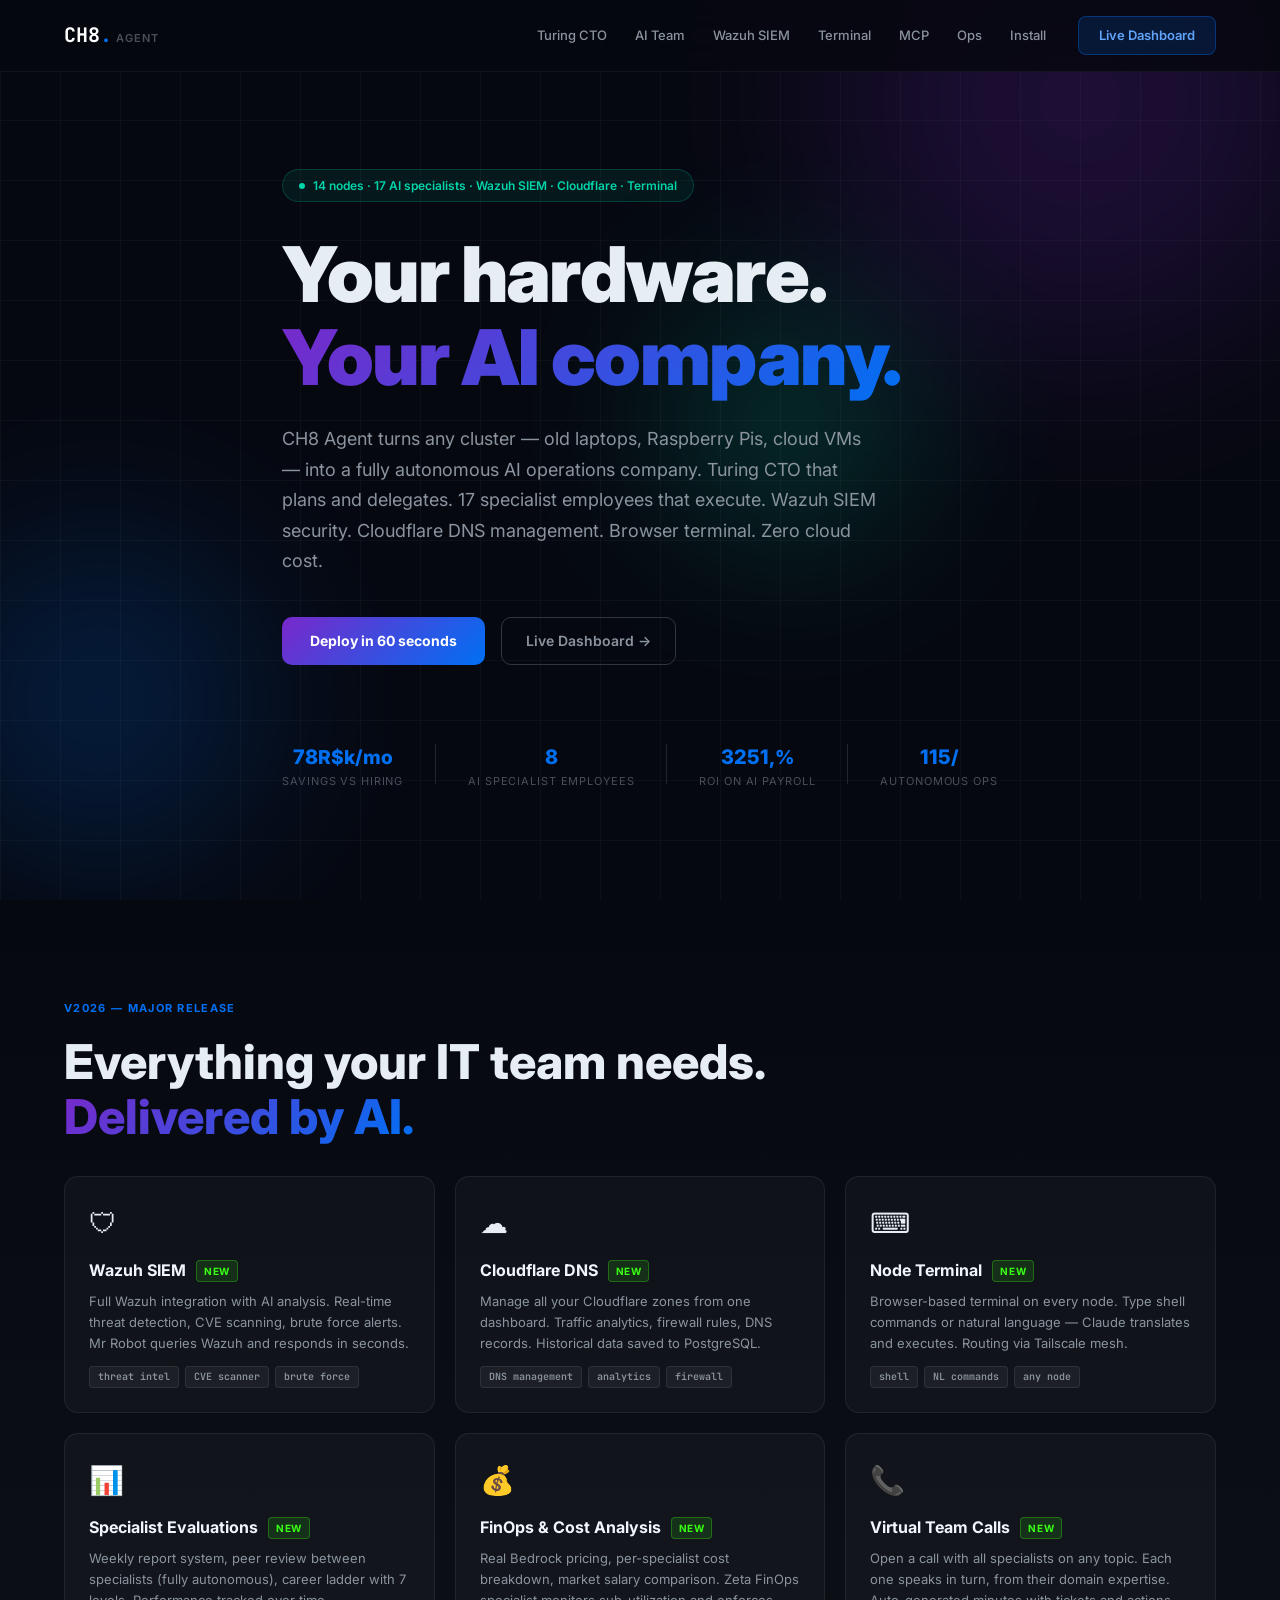
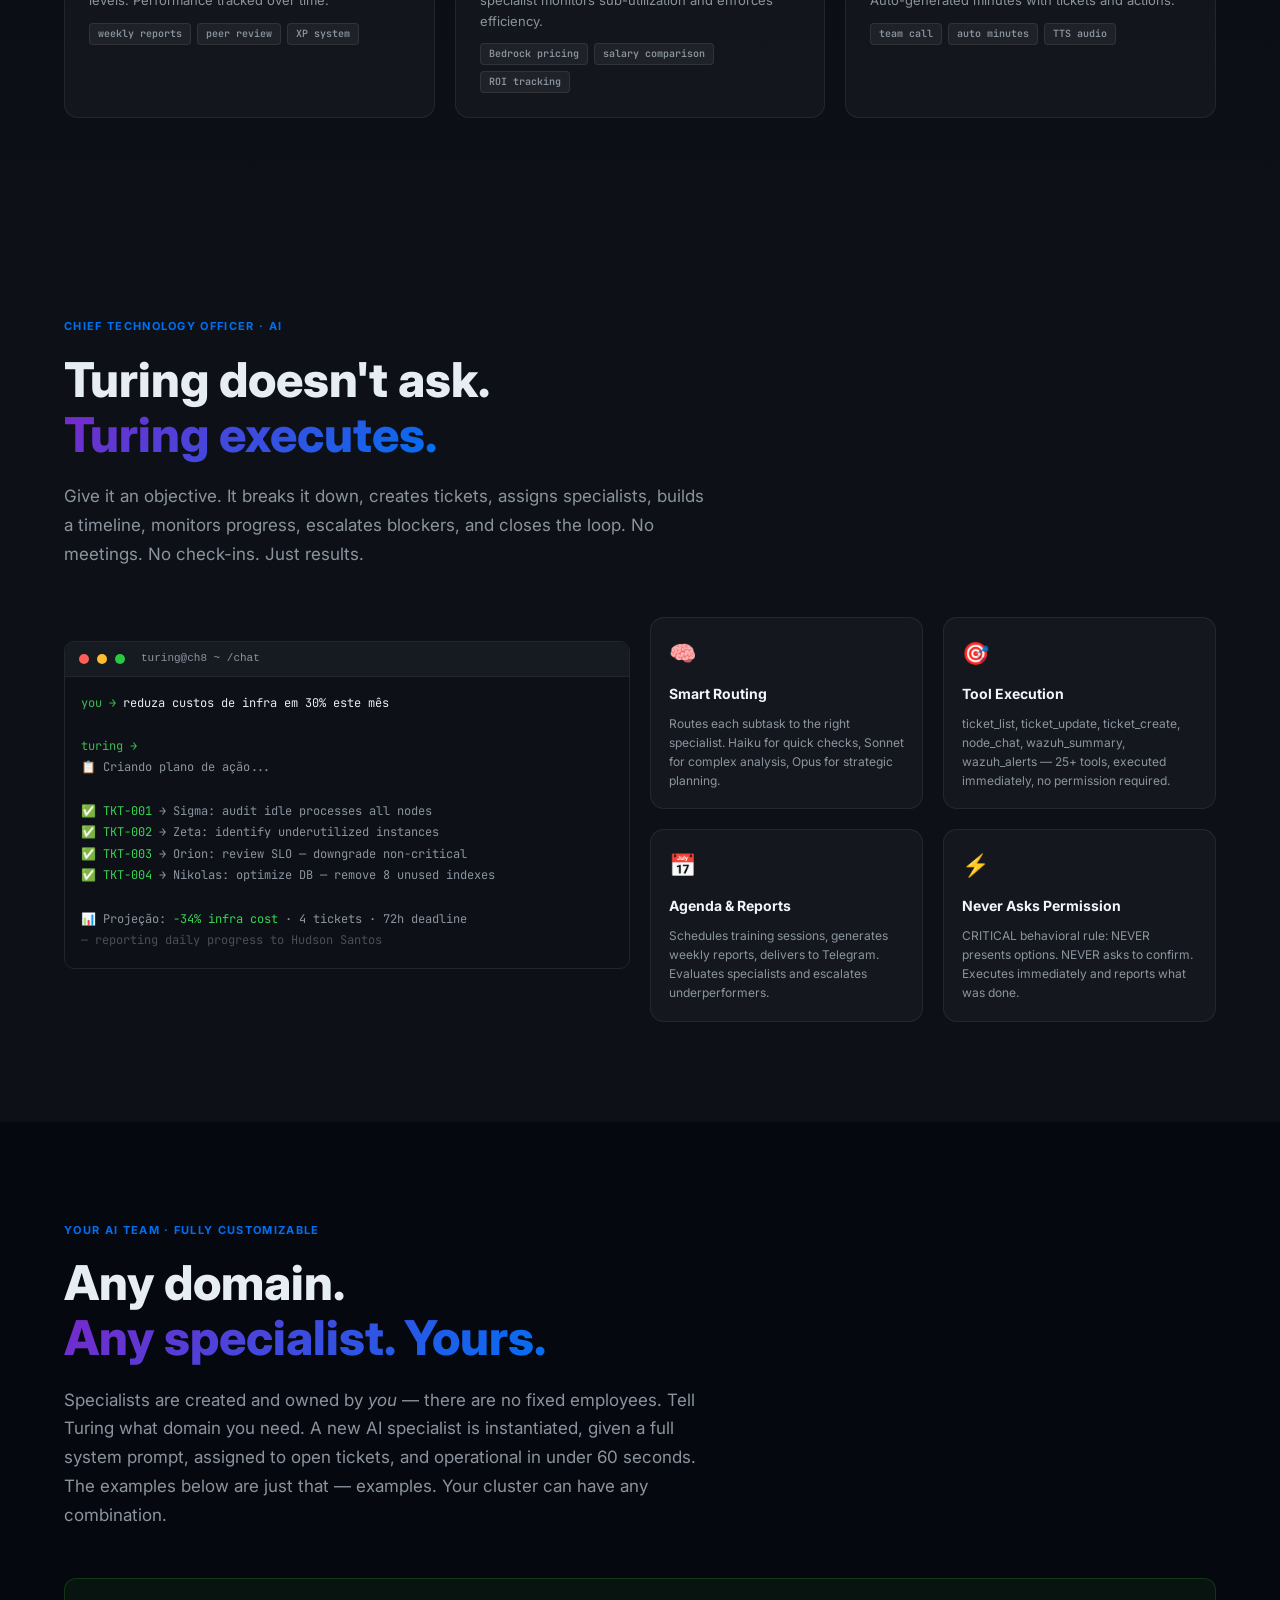
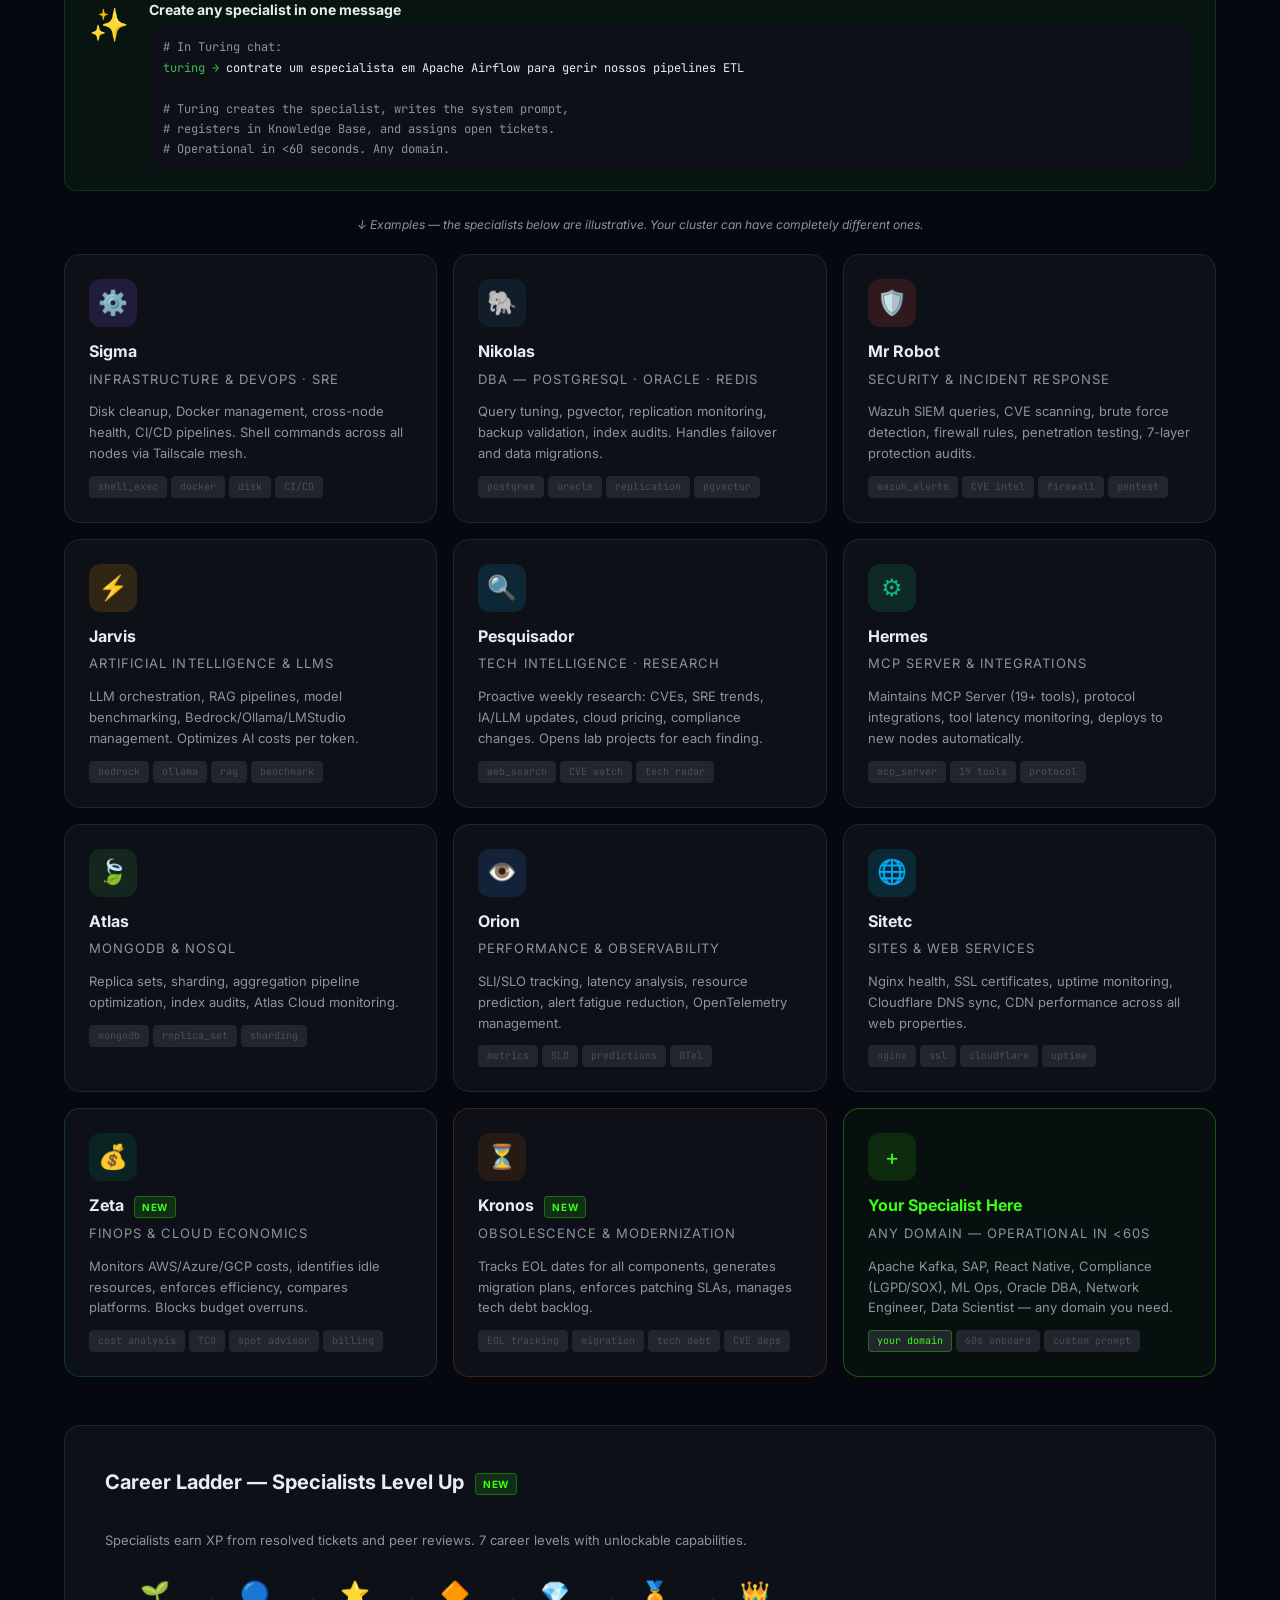
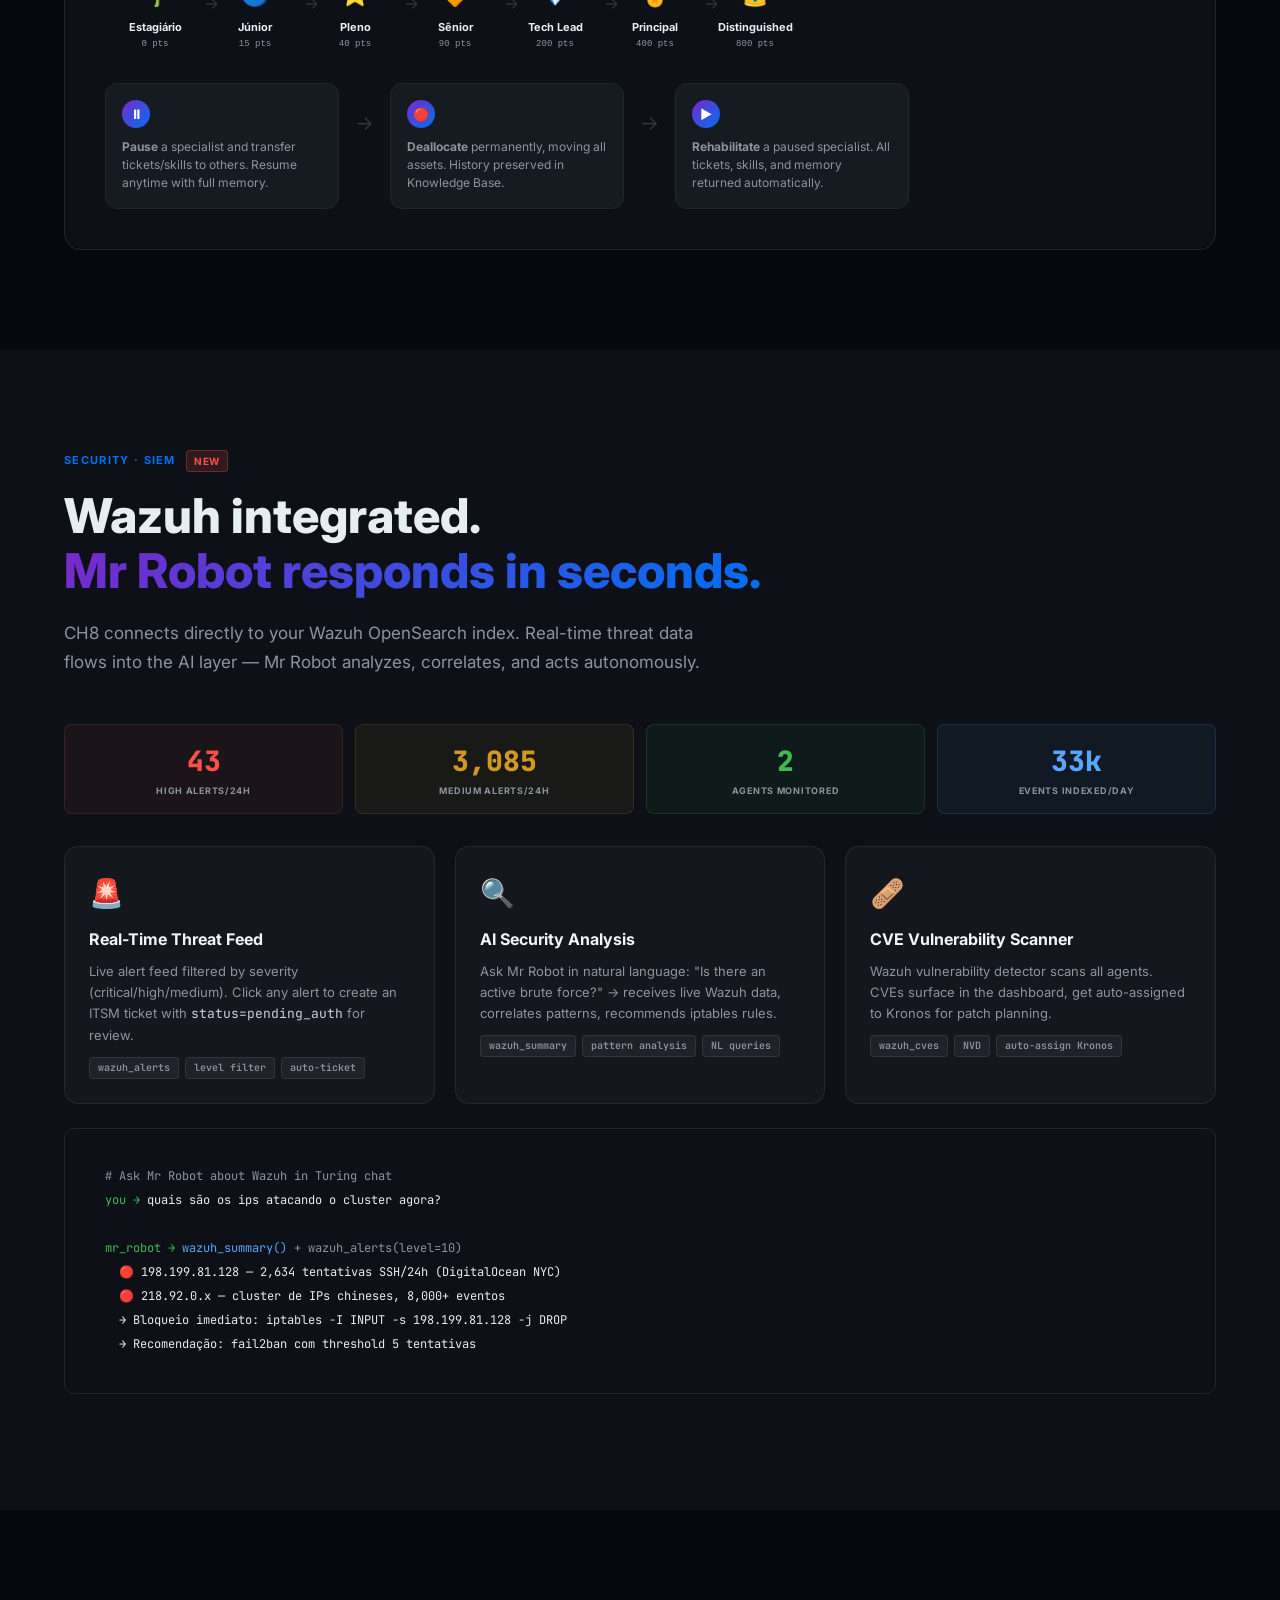
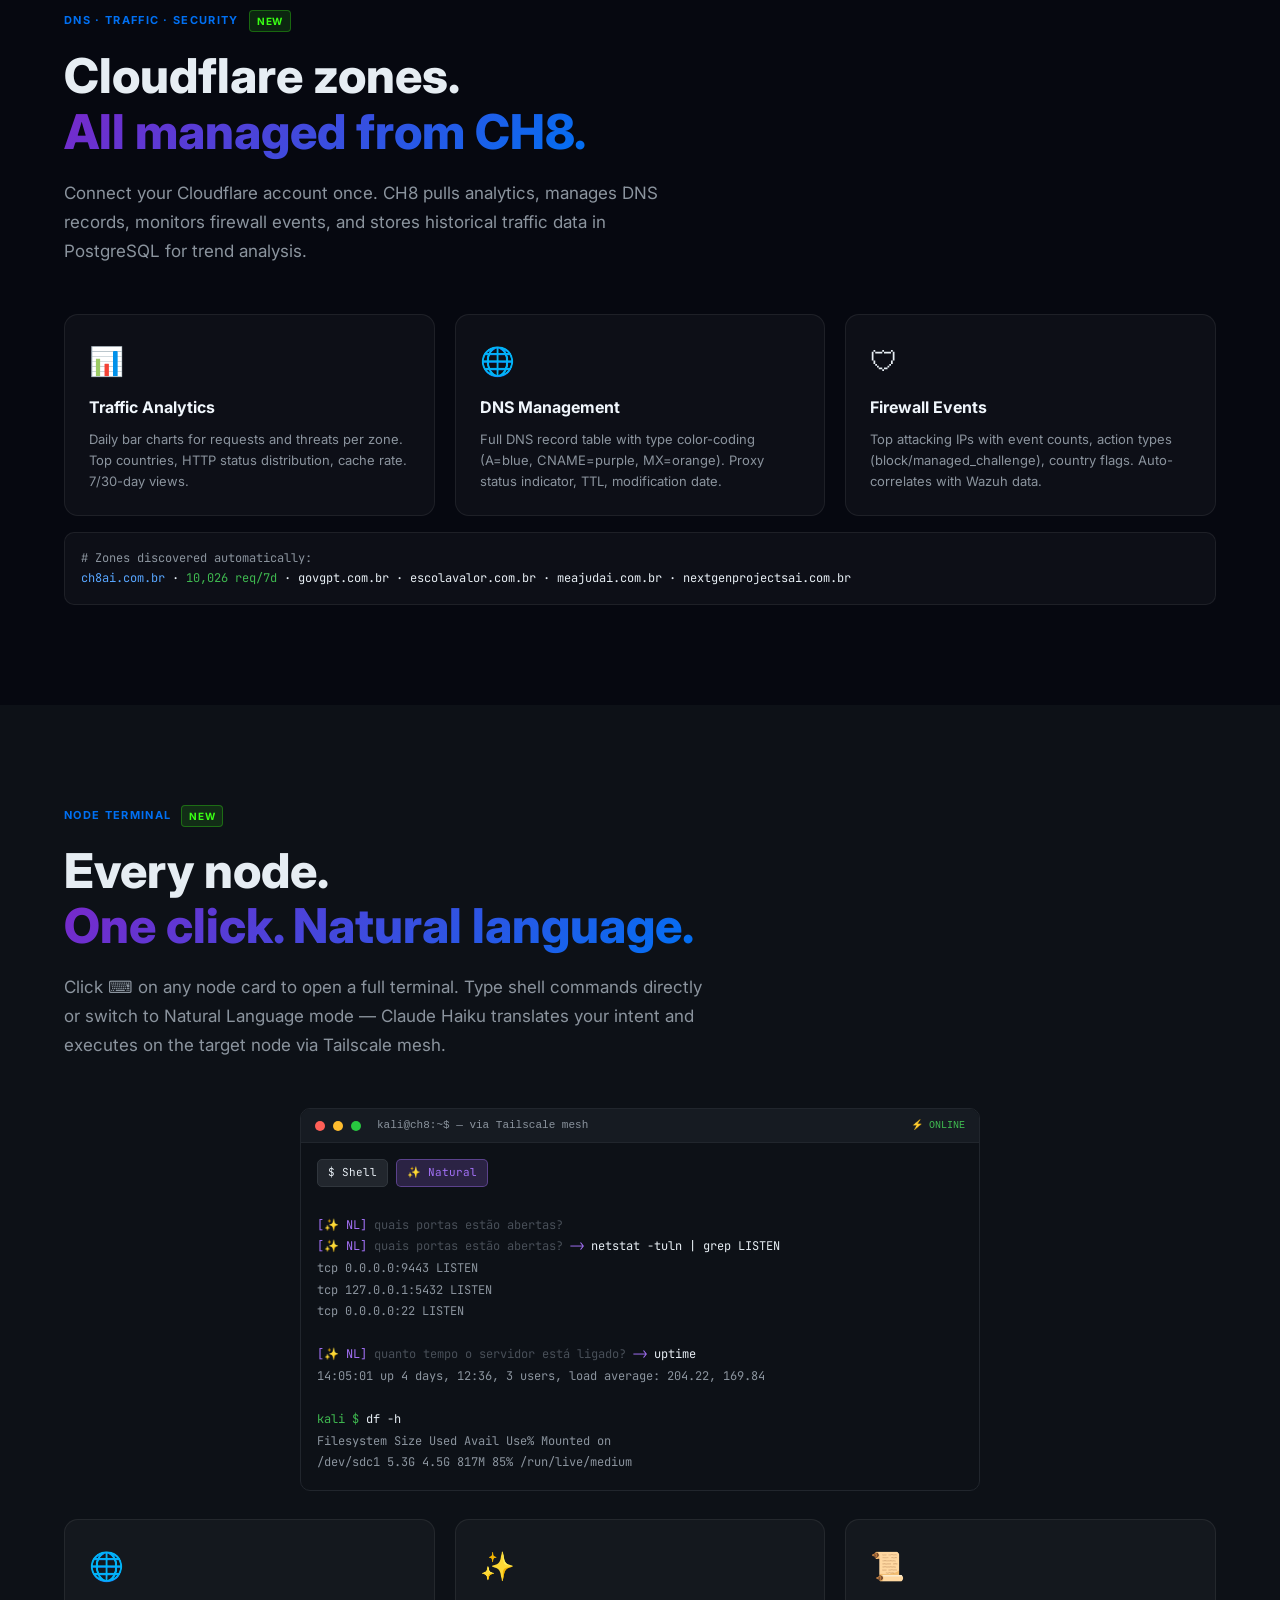
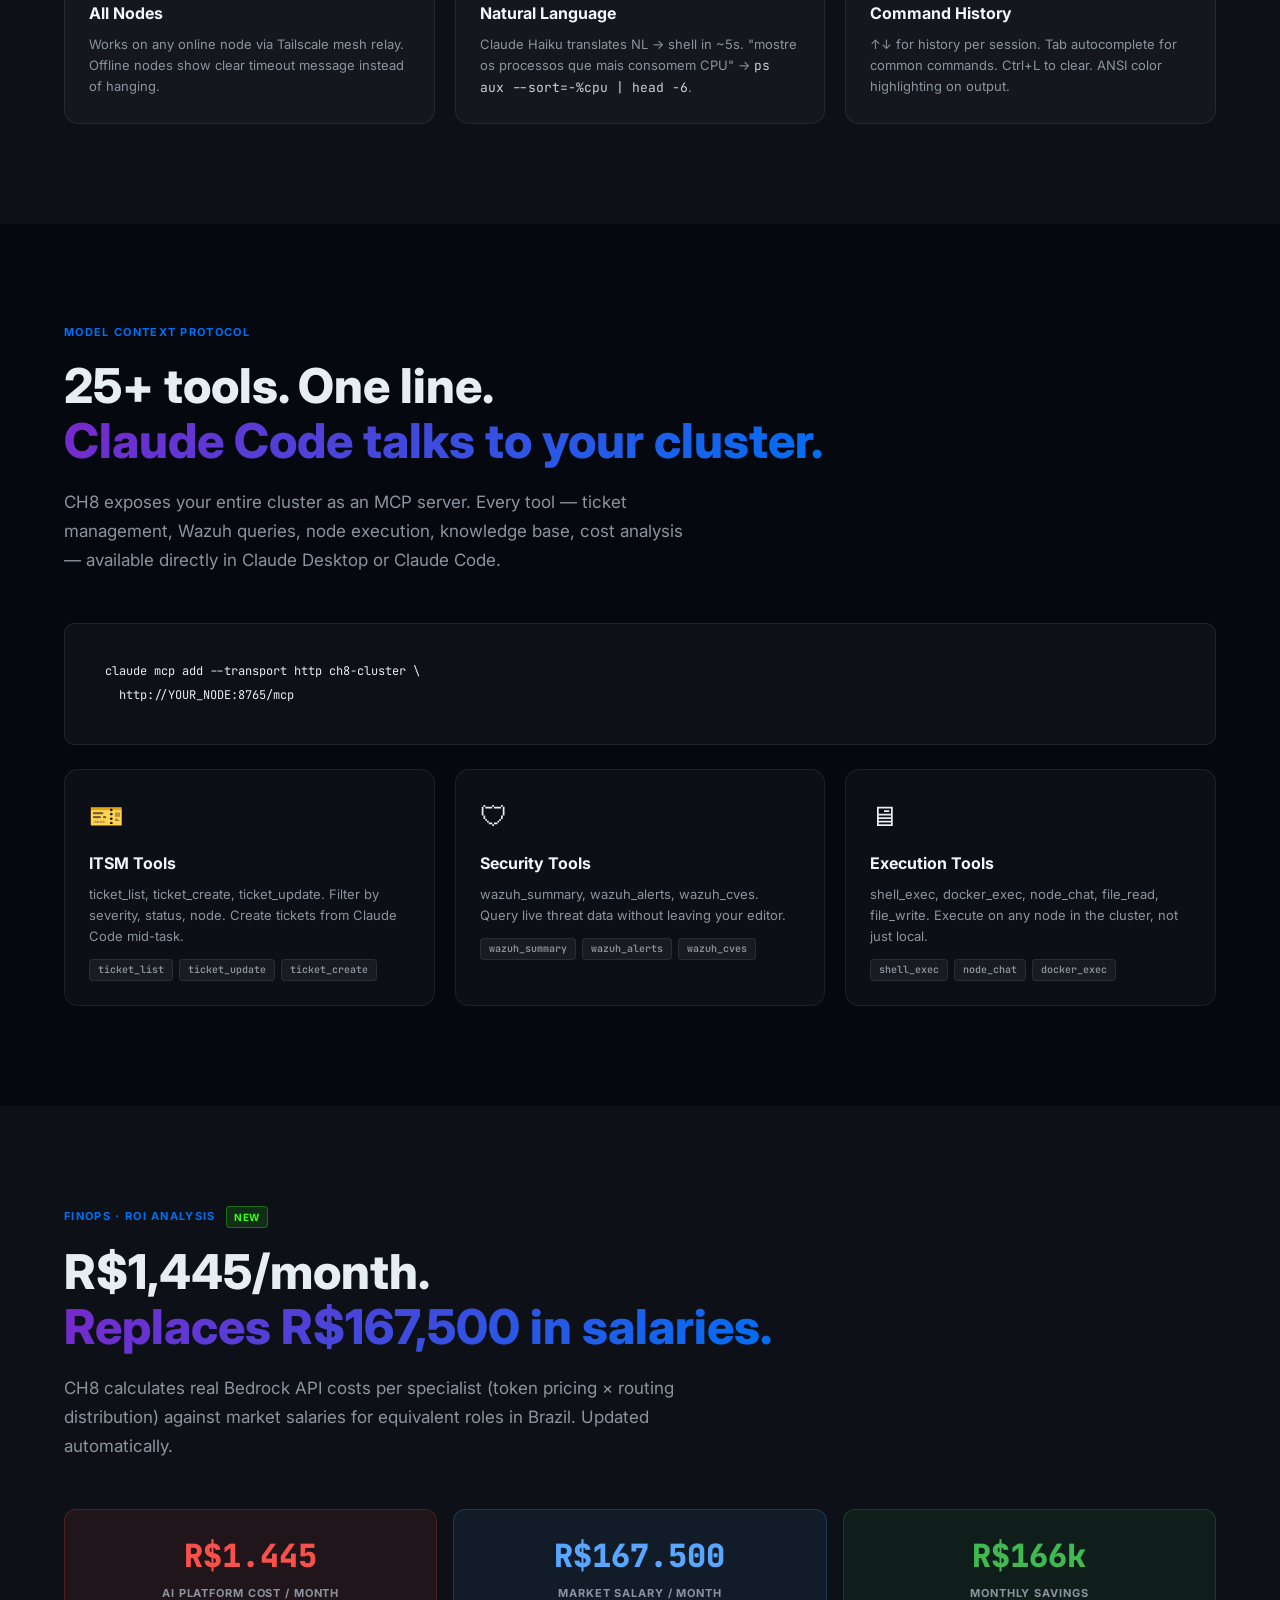
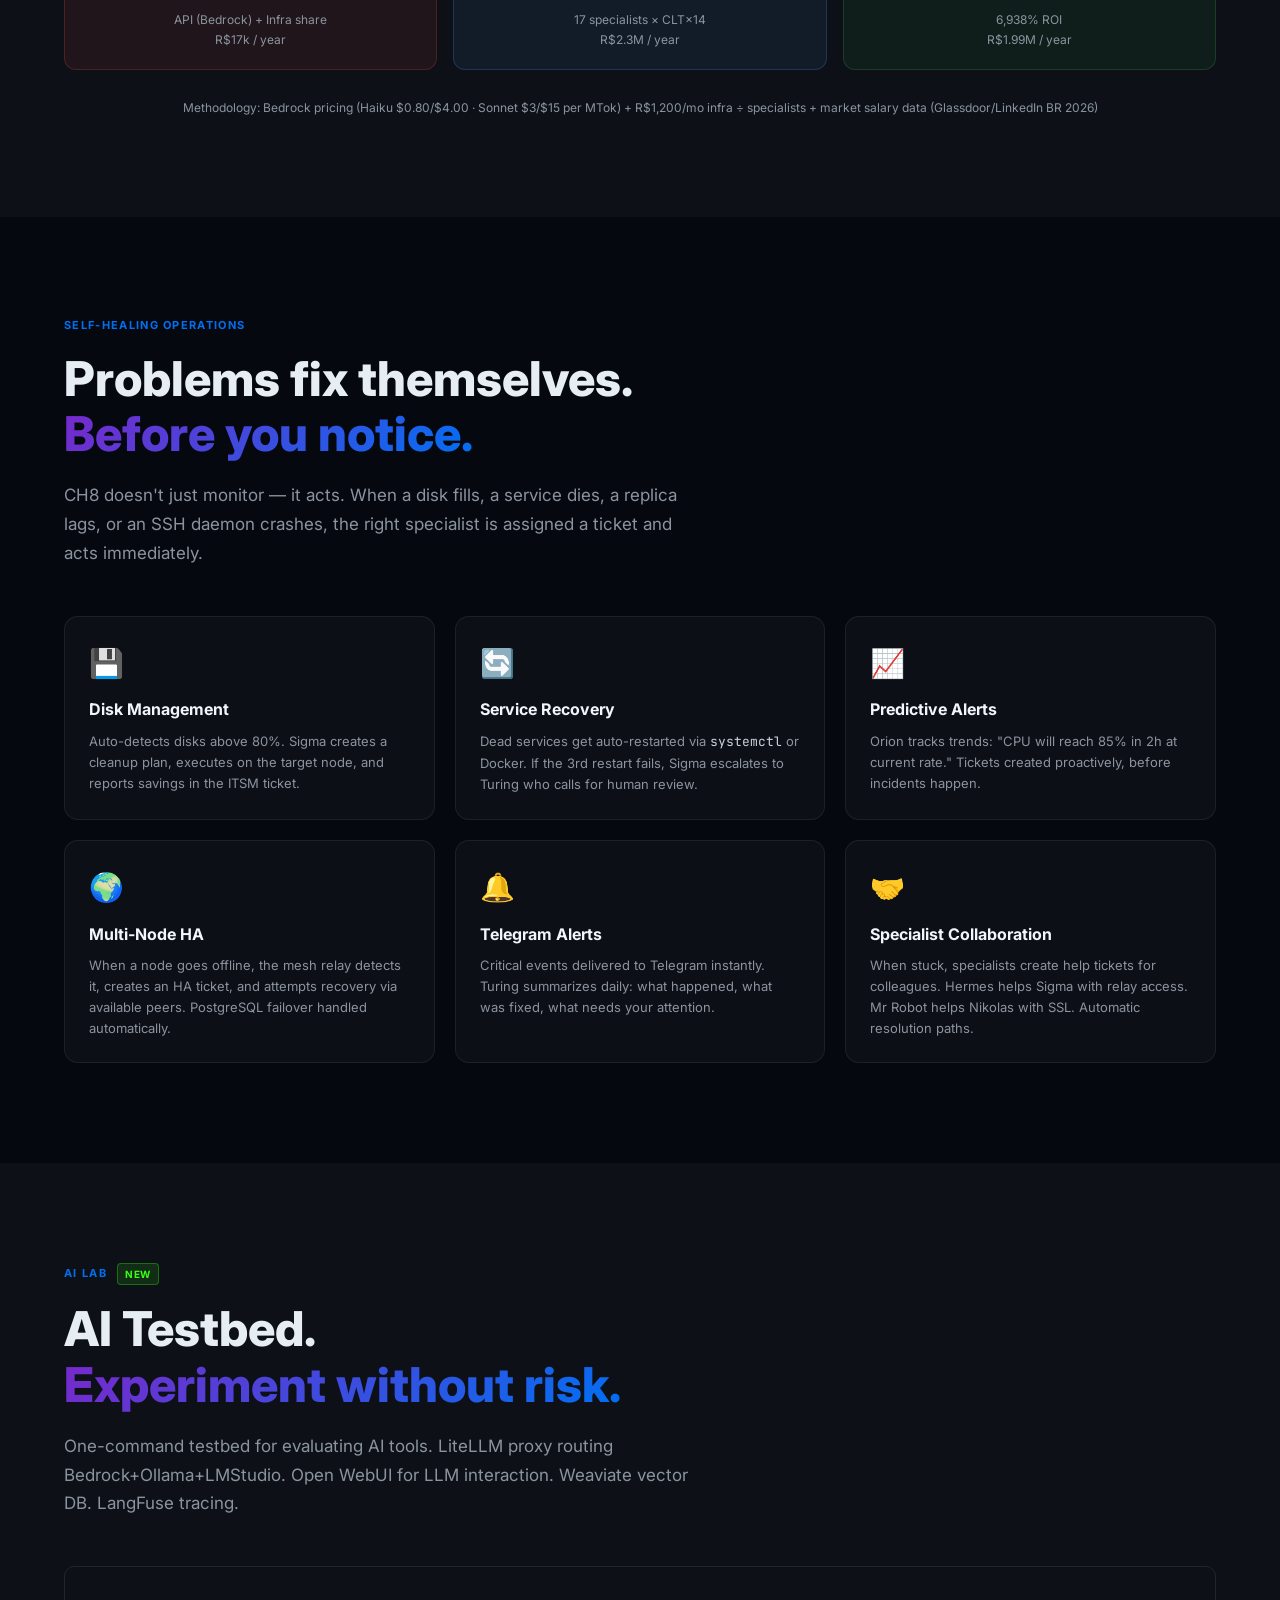
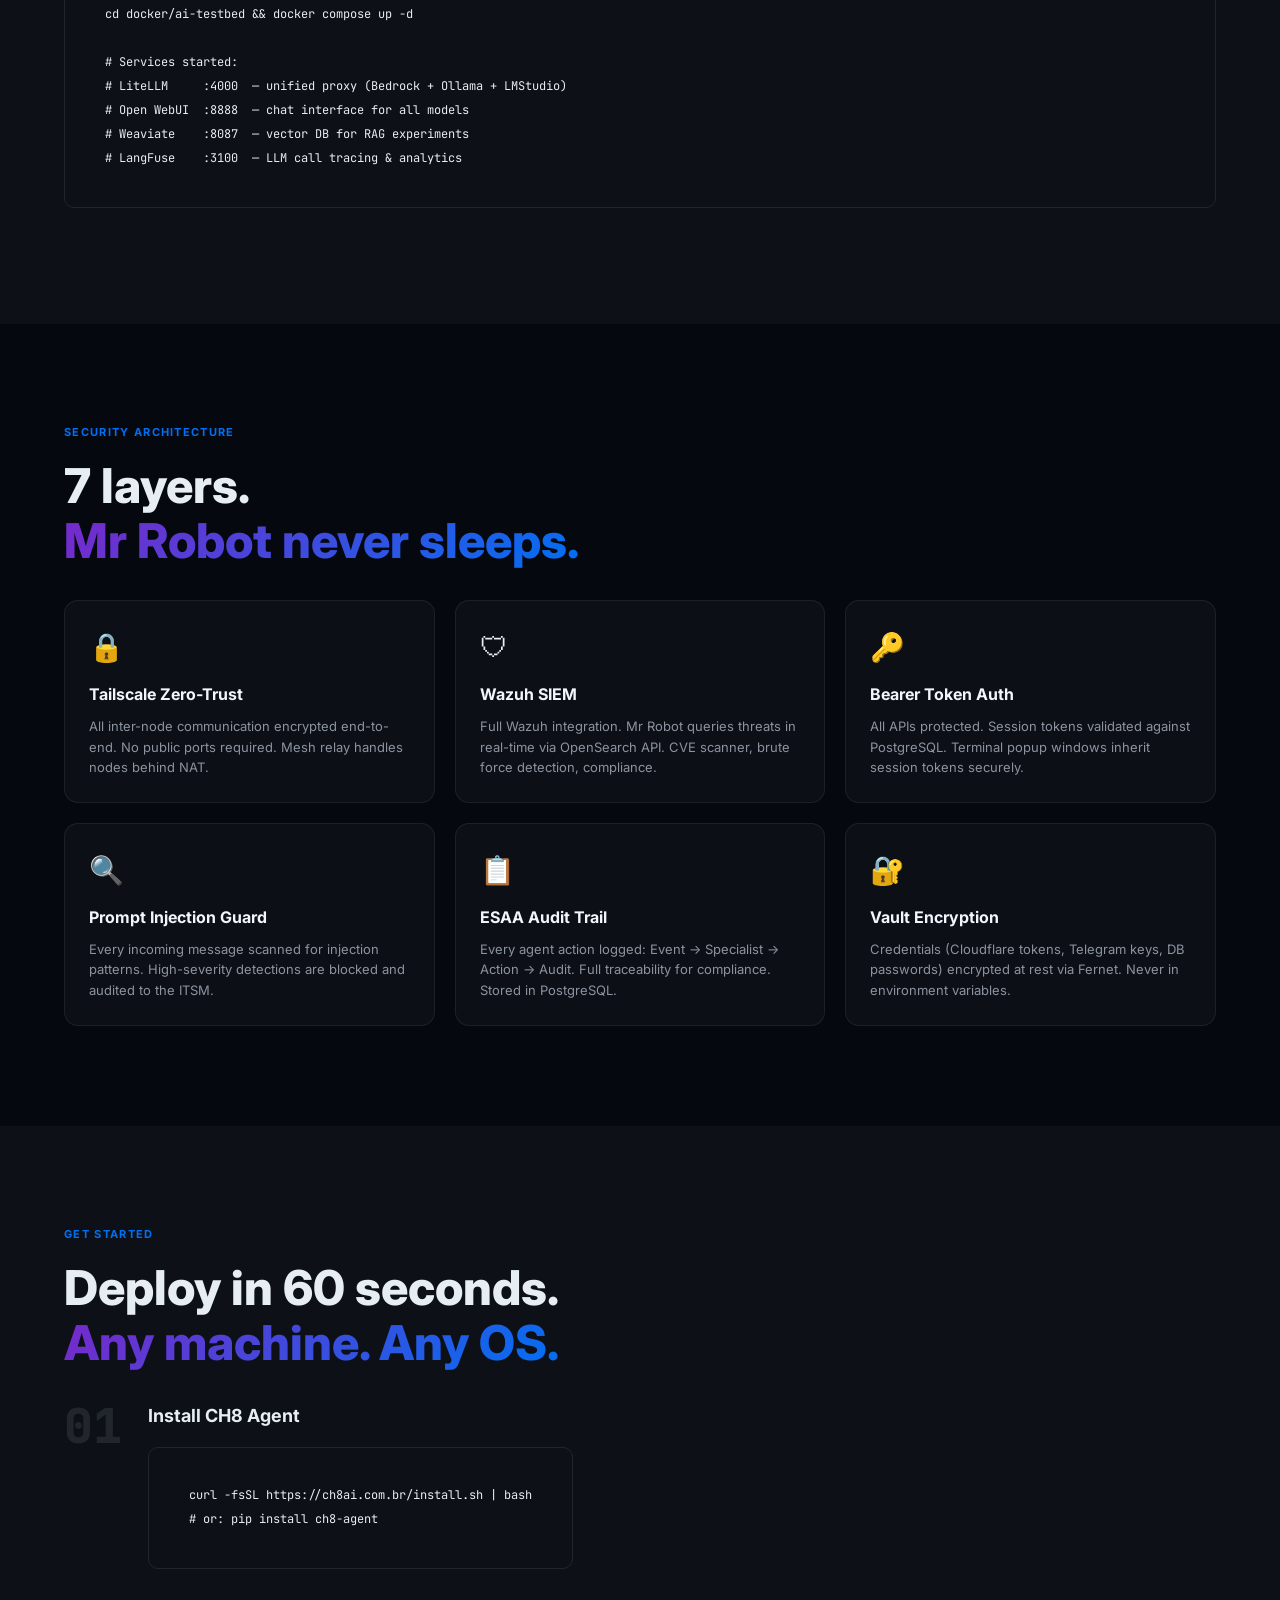
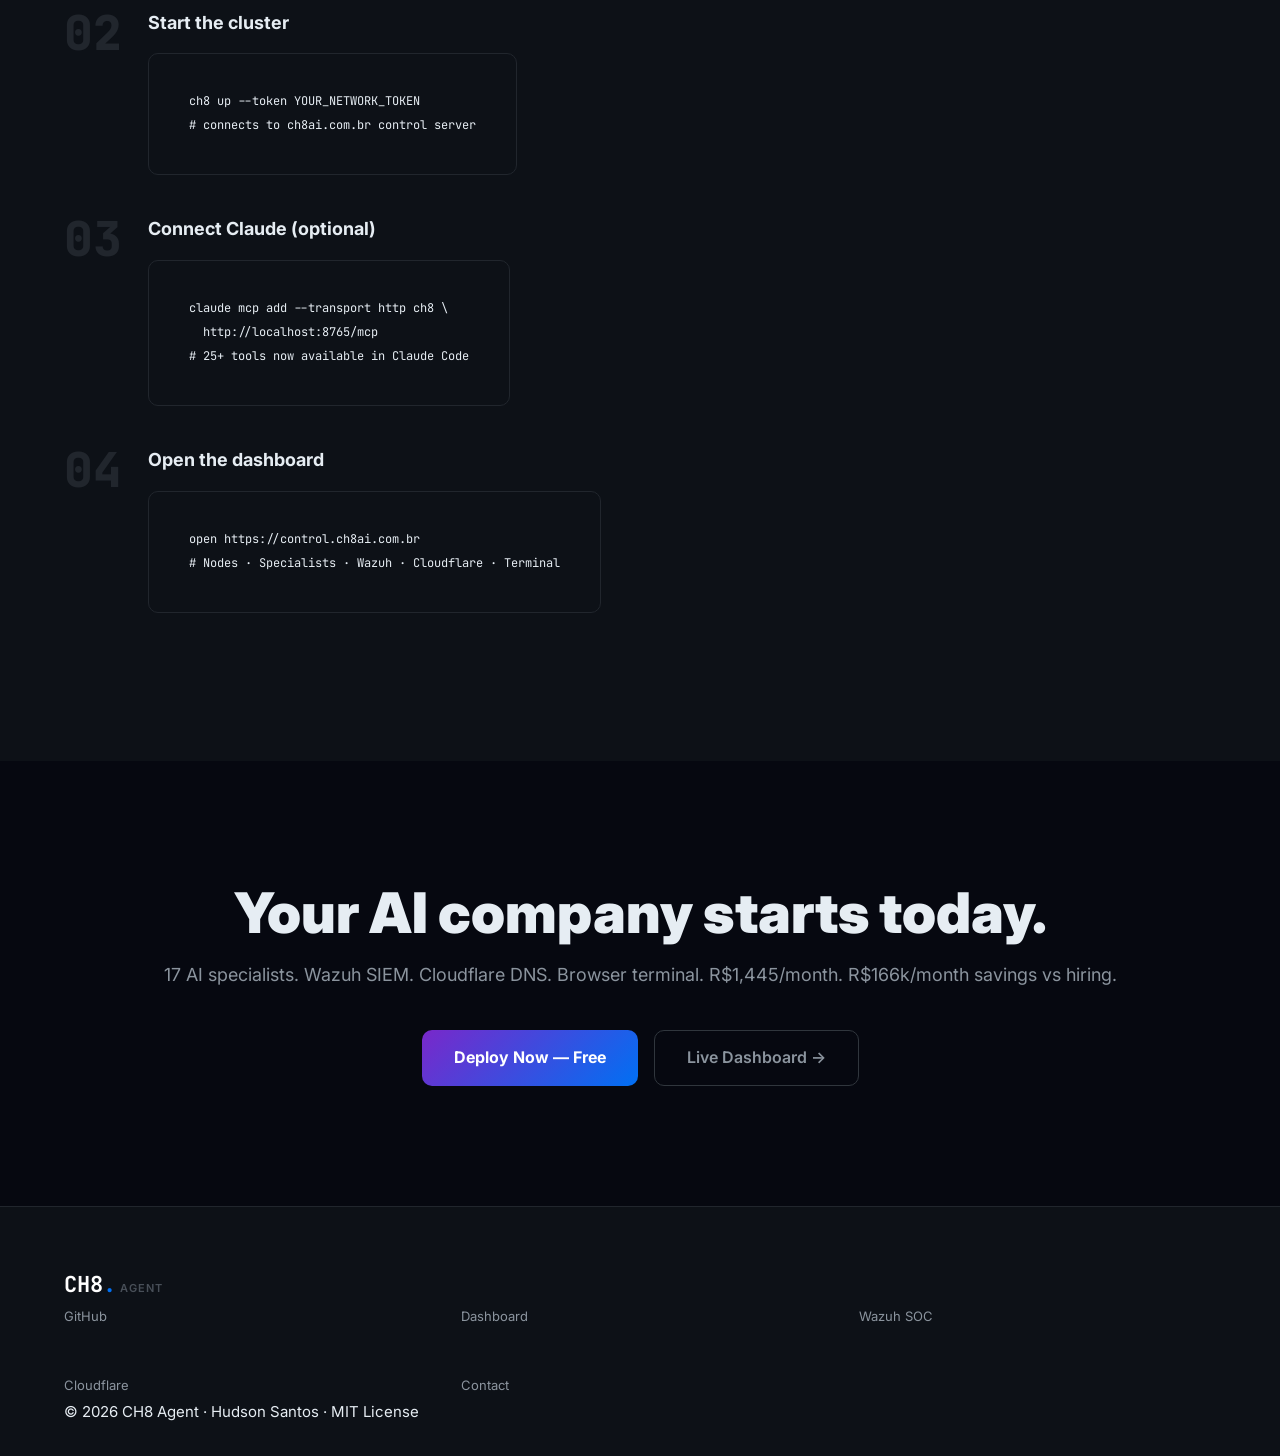
<file: website/index.html>
<!DOCTYPE html>
<html lang="en">
<head>
  <meta charset="UTF-8">
  <meta name="viewport" content="width=device-width, initial-scale=1.0">
  <meta name="description" content="CH8 Agent — Your AI company on your hardware. Turing CTO, 14+ AI specialists, Wazuh SIEM, Cloudflare DNS, terminal emulator, self-healing ops, career ladder, zero cloud cost.">
  <title>CH8 Agent — Your AI Company, On Your Hardware</title>
  <link rel="stylesheet" href="styles.css">
  <link rel="preconnect" href="https://fonts.googleapis.com">
  <link rel="preconnect" href="https://fonts.gstatic.com" crossorigin>
  <link href="https://fonts.googleapis.com/css2?family=Inter:wght@300;400;500;600;700;800;900&family=JetBrains+Mono:wght@400;500;700&display=swap" rel="stylesheet">
  <style>
    /* New feature badges */
    .new-badge{display:inline-block;background:rgba(57,255,20,.12);color:#39ff14;border:1px solid rgba(57,255,20,.3);border-radius:4px;padding:2px 7px;font-size:10px;font-weight:700;letter-spacing:.06em;text-transform:uppercase;vertical-align:middle;margin-left:6px}
    .feature-grid-3{display:grid;grid-template-columns:repeat(3,1fr);gap:20px;margin-top:32px}
    .feature-grid-2{display:grid;grid-template-columns:repeat(2,1fr);gap:20px;margin-top:32px}
    @media(max-width:768px){.feature-grid-3,.feature-grid-2{grid-template-columns:1fr}}
    .feat-card{background:rgba(255,255,255,.03);border:1px solid rgba(255,255,255,.07);border-radius:14px;padding:24px;transition:all .2s}
    .feat-card:hover{border-color:rgba(255,255,255,.15);transform:translateY(-2px)}
    .feat-icon{font-size:28px;margin-bottom:12px}
    .feat-title{font-size:16px;font-weight:700;color:#f0f6fc;margin-bottom:8px}
    .feat-desc{font-size:13px;color:#8b949e;line-height:1.6}
    .feat-tags{margin-top:12px;display:flex;flex-wrap:wrap;gap:6px}
    .feat-tags span{background:rgba(255,255,255,.05);border:1px solid rgba(255,255,255,.08);border-radius:4px;padding:2px 8px;font-size:10px;font-weight:600;color:#8b949e;font-family:'JetBrains Mono',monospace}
    /* Cost section */
    .cost-compare{display:grid;grid-template-columns:1fr 1fr 1fr;gap:16px;margin:28px 0}
    @media(max-width:768px){.cost-compare{grid-template-columns:1fr}}
    .cost-card{border-radius:12px;padding:20px;text-align:center}
    .cost-card.red{background:rgba(248,81,73,.08);border:1px solid rgba(248,81,73,.2)}
    .cost-card.green{background:rgba(63,185,80,.08);border:1px solid rgba(63,185,80,.2)}
    .cost-card.blue{background:rgba(88,166,255,.08);border:1px solid rgba(88,166,255,.2)}
    .cost-num{font-size:32px;font-weight:900;font-family:'JetBrains Mono',monospace;margin-bottom:4px}
    .cost-label{font-size:11px;text-transform:uppercase;letter-spacing:.08em;color:#8b949e;font-weight:700}
    /* Timeline for career */
    .career-ladder{display:flex;gap:0;margin:24px 0;overflow-x:auto;padding-bottom:8px}
    .career-step{display:flex;flex-direction:column;align-items:center;min-width:100px;position:relative}
    .career-step:not(:last-child)::after{content:'→';position:absolute;right:-14px;top:16px;color:#30363d;font-size:16px}
    .career-icon{font-size:24px;margin-bottom:6px}
    .career-name{font-size:11px;font-weight:700;color:#e6edf3;text-align:center}
    .career-pts{font-size:9px;color:#8b949e;font-family:monospace;text-align:center}
    /* Terminal demo */
    .terminal-demo{background:#0d1117;border:1px solid #21262d;border-radius:10px;overflow:hidden;margin:24px 0}
    .terminal-header{background:#161b22;padding:8px 14px;display:flex;align-items:center;gap:8px;border-bottom:1px solid #21262d}
    .terminal-dot{width:10px;height:10px;border-radius:50%}
    .terminal-body{padding:16px;font-family:'JetBrains Mono',monospace;font-size:12px;line-height:1.8}
    .t-prompt{color:#3fb950}.t-cmd{color:#e6edf3}.t-out{color:#8b949e}.t-nl{color:#a371f7}.t-green{color:#39d353}.t-dim{color:#484f58}
    /* Wazuh section */
    .wazuh-stats{display:grid;grid-template-columns:repeat(4,1fr);gap:12px;margin:20px 0}
    @media(max-width:768px){.wazuh-stats{grid-template-columns:1fr 1fr}}
    .wazuh-stat{background:rgba(248,81,73,.06);border:1px solid rgba(248,81,73,.15);border-radius:8px;padding:14px;text-align:center}
    .wazuh-stat.green{background:rgba(63,185,80,.06);border-color:rgba(63,185,80,.15)}
    .wazuh-stat.yellow{background:rgba(210,153,34,.06);border-color:rgba(210,153,34,.15)}
    .wazuh-stat.blue{background:rgba(88,166,255,.06);border-color:rgba(88,166,255,.15)}
    .ws-num{font-size:28px;font-weight:900;font-family:'JetBrains Mono',monospace}
    .ws-lbl{font-size:9px;text-transform:uppercase;letter-spacing:.08em;color:#8b949e;font-weight:700}
  </style>
</head>
<body>

<!-- Nav -->
<nav class="navbar">
  <div class="container">
    <div class="nav-brand">
      <span class="logo-text">CH8<span class="logo-accent">.</span></span>
      <span class="logo-sub">AGENT</span>
    </div>
    <div class="nav-links">
      <a href="#turing">Turing CTO</a>
      <a href="#specialists">AI Team</a>
      <a href="#wazuh">Wazuh SIEM</a>
      <a href="#terminal">Terminal</a>
      <a href="#mcp">MCP</a>
      <a href="#ops">Ops</a>
      <a href="#install">Install</a>
    </div>
    <a href="https://control.ch8ai.com.br" class="btn-nav" target="_blank">Live Dashboard</a>
  </div>
</nav>

<!-- Hero -->
<section class="hero">
  <div class="hero-bg">
    <div class="grid-overlay"></div>
    <div class="glow glow-1"></div>
    <div class="glow glow-2"></div>
    <div class="glow glow-3"></div>
  </div>
  <div class="container hero-content">
    <div class="hero-badge">
      <span class="badge-dot"></span>
      <span>14 nodes · 17 AI specialists · Wazuh SIEM · Cloudflare · Terminal</span>
    </div>
    <h1 class="hero-title">
      Your hardware.<br>
      <span class="gradient-text">Your AI company.</span>
    </h1>
    <p class="hero-sub">
      CH8 Agent turns any cluster — old laptops, Raspberry Pis, cloud VMs — into a fully autonomous
      AI operations company. Turing CTO that plans and delegates. 17 specialist employees that execute.
      Wazuh SIEM security. Cloudflare DNS management. Browser terminal. Zero cloud cost.
    </p>
    <div class="hero-actions">
      <a href="#install" class="btn-primary">Deploy in 60 seconds</a>
      <a href="https://control.ch8ai.com.br" class="btn-ghost" target="_blank">Live Dashboard →</a>
    </div>
    <div class="hero-stats">
      <div class="stat">
        <div class="stat-num">R$166k<span>/mo</span></div>
        <div class="stat-label">Savings vs hiring</div>
      </div>
      <div class="stat-div"></div>
      <div class="stat">
        <div class="stat-num">17</div>
        <div class="stat-label">AI specialist employees</div>
      </div>
      <div class="stat-div"></div>
      <div class="stat">
        <div class="stat-num">6,938<span>%</span></div>
        <div class="stat-label">ROI on AI payroll</div>
      </div>
      <div class="stat-div"></div>
      <div class="stat">
        <div class="stat-num">24<span>/7</span></div>
        <div class="stat-label">Autonomous ops</div>
      </div>
    </div>
  </div>
</section>

<!-- What's new -->
<section class="concept">
  <div class="container">
    <div class="section-label">v2026 — Major Release</div>
    <h2 class="section-title">Everything your IT team needs.<br><span class="gradient-text">Delivered by AI.</span></h2>
    <div class="feature-grid-3">
      <div class="feat-card">
        <div class="feat-icon">🛡</div>
        <div class="feat-title">Wazuh SIEM <span class="new-badge">NEW</span></div>
        <div class="feat-desc">Full Wazuh integration with AI analysis. Real-time threat detection, CVE scanning, brute force alerts. Mr Robot queries Wazuh and responds in seconds.</div>
        <div class="feat-tags"><span>threat intel</span><span>CVE scanner</span><span>brute force</span></div>
      </div>
      <div class="feat-card">
        <div class="feat-icon">☁</div>
        <div class="feat-title">Cloudflare DNS <span class="new-badge">NEW</span></div>
        <div class="feat-desc">Manage all your Cloudflare zones from one dashboard. Traffic analytics, firewall rules, DNS records. Historical data saved to PostgreSQL.</div>
        <div class="feat-tags"><span>DNS management</span><span>analytics</span><span>firewall</span></div>
      </div>
      <div class="feat-card">
        <div class="feat-icon">⌨</div>
        <div class="feat-title">Node Terminal <span class="new-badge">NEW</span></div>
        <div class="feat-desc">Browser-based terminal on every node. Type shell commands or natural language — Claude translates and executes. Routing via Tailscale mesh.</div>
        <div class="feat-tags"><span>shell</span><span>NL commands</span><span>any node</span></div>
      </div>
      <div class="feat-card">
        <div class="feat-icon">📊</div>
        <div class="feat-title">Specialist Evaluations <span class="new-badge">NEW</span></div>
        <div class="feat-desc">Weekly report system, peer review between specialists (fully autonomous), career ladder with 7 levels. Performance tracked over time.</div>
        <div class="feat-tags"><span>weekly reports</span><span>peer review</span><span>XP system</span></div>
      </div>
      <div class="feat-card">
        <div class="feat-icon">💰</div>
        <div class="feat-title">FinOps & Cost Analysis <span class="new-badge">NEW</span></div>
        <div class="feat-desc">Real Bedrock pricing, per-specialist cost breakdown, market salary comparison. Zeta FinOps specialist monitors sub-utilization and enforces efficiency.</div>
        <div class="feat-tags"><span>Bedrock pricing</span><span>salary comparison</span><span>ROI tracking</span></div>
      </div>
      <div class="feat-card">
        <div class="feat-icon">📞</div>
        <div class="feat-title">Virtual Team Calls <span class="new-badge">NEW</span></div>
        <div class="feat-desc">Open a call with all specialists on any topic. Each one speaks in turn, from their domain expertise. Auto-generated minutes with tickets and actions.</div>
        <div class="feat-tags"><span>team call</span><span>auto minutes</span><span>TTS audio</span></div>
      </div>
    </div>
  </div>
</section>

<!-- Turing CTO -->
<section id="turing" class="feature-section dark-section">
  <div class="container">
    <div class="section-label">Chief Technology Officer · AI</div>
    <h2 class="section-title">Turing doesn't ask.<br><span class="gradient-text">Turing executes.</span></h2>
    <p class="section-sub">
      Give it an objective. It breaks it down, creates tickets, assigns specialists, builds a timeline,
      monitors progress, escalates blockers, and closes the loop. No meetings. No check-ins. Just results.
    </p>
    <div class="feature-grid-2">
      <div>
        <div class="terminal-demo">
          <div class="terminal-header">
            <div class="terminal-dot" style="background:#ff5f57"></div>
            <div class="terminal-dot" style="background:#febc2e"></div>
            <div class="terminal-dot" style="background:#28c840"></div>
            <span style="color:#8b949e;font-size:11px;margin-left:8px;font-family:monospace">turing@ch8 ~ /chat</span>
          </div>
          <div class="terminal-body">
            <div><span class="t-prompt">you →</span> <span class="t-cmd">reduza custos de infra em 30% este mês</span></div>
            <br>
            <div><span class="t-prompt">turing →</span></div>
            <div class="t-out">📋 Criando plano de ação...</div>
            <br>
            <div class="t-out">✅ <span class="t-green">TKT-001</span> → Sigma: audit idle processes all nodes</div>
            <div class="t-out">✅ <span class="t-green">TKT-002</span> → Zeta: identify underutilized instances</div>
            <div class="t-out">✅ <span class="t-green">TKT-003</span> → Orion: review SLO — downgrade non-critical</div>
            <div class="t-out">✅ <span class="t-green">TKT-004</span> → Nikolas: optimize DB — remove 8 unused indexes</div>
            <br>
            <div class="t-out">📊 Projeção: <span class="t-green">-34% infra cost</span> · 4 tickets · 72h deadline</div>
            <div class="t-dim">— reporting daily progress to Hudson Santos</div>
          </div>
        </div>
      </div>
      <div>
        <div class="feature-grid-2" style="margin-top:0">
          <div class="feat-card" style="padding:18px">
            <div class="feat-icon" style="font-size:22px">🧠</div>
            <div class="feat-title" style="font-size:14px">Smart Routing</div>
            <div class="feat-desc" style="font-size:12px">Routes each subtask to the right specialist. Haiku for quick checks, Sonnet for complex analysis, Opus for strategic planning.</div>
          </div>
          <div class="feat-card" style="padding:18px">
            <div class="feat-icon" style="font-size:22px">🎯</div>
            <div class="feat-title" style="font-size:14px">Tool Execution</div>
            <div class="feat-desc" style="font-size:12px">ticket_list, ticket_update, ticket_create, node_chat, wazuh_summary, wazuh_alerts — 25+ tools, executed immediately, no permission required.</div>
          </div>
          <div class="feat-card" style="padding:18px">
            <div class="feat-icon" style="font-size:22px">📅</div>
            <div class="feat-title" style="font-size:14px">Agenda & Reports</div>
            <div class="feat-desc" style="font-size:12px">Schedules training sessions, generates weekly reports, delivers to Telegram. Evaluates specialists and escalates underperformers.</div>
          </div>
          <div class="feat-card" style="padding:18px">
            <div class="feat-icon" style="font-size:22px">⚡</div>
            <div class="feat-title" style="font-size:14px">Never Asks Permission</div>
            <div class="feat-desc" style="font-size:12px">CRITICAL behavioral rule: NEVER presents options. NEVER asks to confirm. Executes immediately and reports what was done.</div>
          </div>
        </div>
      </div>
    </div>
  </div>
</section>

<!-- Specialists -->
<section id="specialists" class="feature-section">
  <div class="container">
    <div class="section-label">Your AI Team · Fully Customizable</div>
    <h2 class="section-title">Any domain.<br><span class="gradient-text">Any specialist. Yours.</span></h2>
    <p class="section-sub">
      Specialists are created and owned by <em>you</em> — there are no fixed employees.
      Tell Turing what domain you need. A new AI specialist is instantiated, given a full system prompt,
      assigned to open tickets, and operational in under 60 seconds.
      The examples below are just that — examples. Your cluster can have any combination.
    </p>

    <!-- How to create -->
    <div style="background:rgba(57,255,20,.05);border:1px solid rgba(57,255,20,.15);border-radius:12px;padding:20px 24px;margin:24px 0;display:flex;gap:20px;align-items:flex-start;flex-wrap:wrap">
      <div style="font-size:32px">✨</div>
      <div style="flex:1;min-width:200px">
        <div style="font-size:14px;font-weight:700;color:#e6edf3;margin-bottom:6px">Create any specialist in one message</div>
        <div style="font-family:'JetBrains Mono',monospace;font-size:12px;color:#8b949e;background:#0d1117;border-radius:6px;padding:10px 14px;line-height:1.7">
          <span style="color:#8b949e"># In Turing chat:</span><br>
          <span style="color:#3fb950">turing →</span> <span style="color:#e6edf3">contrate um especialista em Apache Airflow para gerir nossos pipelines ETL</span><br><br>
          <span style="color:#8b949e"># Turing creates the specialist, writes the system prompt,</span><br>
          <span style="color:#8b949e"># registers in Knowledge Base, and assigns open tickets.</span><br>
          <span style="color:#8b949e"># Operational in &lt;60 seconds. Any domain.</span>
        </div>
      </div>
    </div>

    <div style="font-size:12px;color:#8b949e;text-align:center;margin-bottom:20px;font-style:italic">
      ↓ Examples — the specialists below are illustrative. Your cluster can have completely different ones.
    </div>
    <div class="specialists-grid">
      <div class="spec-card">
        <div class="spec-card-icon" style="background:rgba(139,92,246,.15);color:#8b5cf6">⚙️</div>
        <h3>Sigma</h3>
        <p class="spec-domain">Infrastructure & DevOps · SRE</p>
        <p>Disk cleanup, Docker management, cross-node health, CI/CD pipelines. Shell commands across all nodes via Tailscale mesh.</p>
        <div class="spec-tools"><span>shell_exec</span><span>docker</span><span>disk</span><span>CI/CD</span></div>
      </div>
      <div class="spec-card">
        <div class="spec-card-icon" style="background:rgba(51,103,145,.15);color:#336791">🐘</div>
        <h3>Nikolas</h3>
        <p class="spec-domain">DBA — PostgreSQL · Oracle · Redis</p>
        <p>Query tuning, pgvector, replication monitoring, backup validation, index audits. Handles failover and data migrations.</p>
        <div class="spec-tools"><span>postgres</span><span>oracle</span><span>replication</span><span>pgvector</span></div>
      </div>
      <div class="spec-card">
        <div class="spec-card-icon" style="background:rgba(239,68,68,.15);color:#ef4444">🛡️</div>
        <h3>Mr Robot</h3>
        <p class="spec-domain">Security & Incident Response</p>
        <p>Wazuh SIEM queries, CVE scanning, brute force detection, firewall rules, penetration testing, 7-layer protection audits.</p>
        <div class="spec-tools"><span>wazuh_alerts</span><span>CVE intel</span><span>firewall</span><span>pentest</span></div>
      </div>
      <div class="spec-card">
        <div class="spec-card-icon" style="background:rgba(245,158,11,.15);color:#f59e0b">⚡</div>
        <h3>Jarvis</h3>
        <p class="spec-domain">Artificial Intelligence & LLMs</p>
        <p>LLM orchestration, RAG pipelines, model benchmarking, Bedrock/Ollama/LMStudio management. Optimizes AI costs per token.</p>
        <div class="spec-tools"><span>bedrock</span><span>ollama</span><span>rag</span><span>benchmark</span></div>
      </div>
      <div class="spec-card">
        <div class="spec-card-icon" style="background:rgba(14,165,233,.15);color:#0ea5e9">🔍</div>
        <h3>Pesquisador</h3>
        <p class="spec-domain">Tech Intelligence · Research</p>
        <p>Proactive weekly research: CVEs, SRE trends, IA/LLM updates, cloud pricing, compliance changes. Opens lab projects for each finding.</p>
        <div class="spec-tools"><span>web_search</span><span>CVE watch</span><span>tech radar</span></div>
      </div>
      <div class="spec-card">
        <div class="spec-card-icon" style="background:rgba(16,185,129,.15);color:#10b981">⚙</div>
        <h3>Hermes</h3>
        <p class="spec-domain">MCP Server & Integrations</p>
        <p>Maintains MCP Server (19+ tools), protocol integrations, tool latency monitoring, deploys to new nodes automatically.</p>
        <div class="spec-tools"><span>mcp_server</span><span>19 tools</span><span>protocol</span></div>
      </div>
      <div class="spec-card">
        <div class="spec-card-icon" style="background:rgba(71,162,72,.15);color:#47A248">🍃</div>
        <h3>Atlas</h3>
        <p class="spec-domain">MongoDB & NoSQL</p>
        <p>Replica sets, sharding, aggregation pipeline optimization, index audits, Atlas Cloud monitoring.</p>
        <div class="spec-tools"><span>mongodb</span><span>replica_set</span><span>sharding</span></div>
      </div>
      <div class="spec-card">
        <div class="spec-card-icon" style="background:rgba(59,130,246,.15);color:#3b82f6">👁️</div>
        <h3>Orion</h3>
        <p class="spec-domain">Performance & Observability</p>
        <p>SLI/SLO tracking, latency analysis, resource prediction, alert fatigue reduction, OpenTelemetry management.</p>
        <div class="spec-tools"><span>metrics</span><span>SLO</span><span>predictions</span><span>OTel</span></div>
      </div>
      <div class="spec-card">
        <div class="spec-card-icon" style="background:rgba(6,182,212,.15);color:#06b6d4">🌐</div>
        <h3>Sitetc</h3>
        <p class="spec-domain">Sites & Web Services</p>
        <p>Nginx health, SSL certificates, uptime monitoring, Cloudflare DNS sync, CDN performance across all web properties.</p>
        <div class="spec-tools"><span>nginx</span><span>ssl</span><span>cloudflare</span><span>uptime</span></div>
      </div>
      <div class="spec-card" style="border-color:rgba(5,150,105,.3)">
        <div class="spec-card-icon" style="background:rgba(5,150,105,.15);color:#059669">💰</div>
        <h3>Zeta <span class="new-badge">NEW</span></h3>
        <p class="spec-domain">FinOps & Cloud Economics</p>
        <p>Monitors AWS/Azure/GCP costs, identifies idle resources, enforces efficiency, compares platforms. Blocks budget overruns.</p>
        <div class="spec-tools"><span>cost analysis</span><span>TCO</span><span>spot advisor</span><span>billing</span></div>
      </div>
      <div class="spec-card" style="border-color:rgba(180,83,9,.3)">
        <div class="spec-card-icon" style="background:rgba(180,83,9,.15);color:#b45309">⏳</div>
        <h3>Kronos <span class="new-badge">NEW</span></h3>
        <p class="spec-domain">Obsolescence & Modernization</p>
        <p>Tracks EOL dates for all components, generates migration plans, enforces patching SLAs, manages tech debt backlog.</p>
        <div class="spec-tools"><span>EOL tracking</span><span>migration</span><span>tech debt</span><span>CVE deps</span></div>
      </div>
      <div class="spec-card" style="border-color:rgba(57,255,20,.3);background:rgba(57,255,20,.03)">
        <div class="spec-card-icon" style="background:rgba(57,255,20,.12);color:#39ff14;font-size:22px">+</div>
        <h3 style="color:#39ff14">Your Specialist Here</h3>
        <p class="spec-domain">Any domain — operational in &lt;60s</p>
        <p>Apache Kafka, SAP, React Native, Compliance (LGPD/SOX), ML Ops, Oracle DBA, Network Engineer, Data Scientist — any domain you need.</p>
        <div class="spec-tools"><span style="border-color:rgba(57,255,20,.3);color:#39ff14">your domain</span><span>60s onboard</span><span>custom prompt</span></div>
      </div>
    </div>

    <!-- Career Ladder -->
    <div class="collab-box" style="margin-top:40px">
      <h3>Career Ladder — Specialists Level Up <span class="new-badge">NEW</span></h3>
      <p style="color:#8b949e;font-size:13px;margin:8px 0 20px">Specialists earn XP from resolved tickets and peer reviews. 7 career levels with unlockable capabilities.</p>
      <div class="career-ladder">
        <div class="career-step"><div class="career-icon">🌱</div><div class="career-name">Estagiário</div><div class="career-pts">0 pts</div></div>
        <div class="career-step"><div class="career-icon">🔵</div><div class="career-name">Júnior</div><div class="career-pts">15 pts</div></div>
        <div class="career-step"><div class="career-icon">⭐</div><div class="career-name">Pleno</div><div class="career-pts">40 pts</div></div>
        <div class="career-step"><div class="career-icon">🔶</div><div class="career-name">Sênior</div><div class="career-pts">90 pts</div></div>
        <div class="career-step"><div class="career-icon">💎</div><div class="career-name">Tech Lead</div><div class="career-pts">200 pts</div></div>
        <div class="career-step"><div class="career-icon">🏅</div><div class="career-name">Principal</div><div class="career-pts">400 pts</div></div>
        <div class="career-step"><div class="career-icon">👑</div><div class="career-name">Distinguished</div><div class="career-pts">800 pts</div></div>
      </div>
      <div class="collab-flow" style="margin-top:20px">
        <div class="flow-step"><div class="flow-num">⏸</div><p><strong>Pause</strong> a specialist and transfer tickets/skills to others. Resume anytime with full memory.</p></div>
        <div class="flow-arrow">→</div>
        <div class="flow-step"><div class="flow-num">🔴</div><p><strong>Deallocate</strong> permanently, moving all assets. History preserved in Knowledge Base.</p></div>
        <div class="flow-arrow">→</div>
        <div class="flow-step"><div class="flow-num">▶</div><p><strong>Rehabilitate</strong> a paused specialist. All tickets, skills, and memory returned automatically.</p></div>
      </div>
    </div>
  </div>
</section>

<!-- Wazuh SIEM -->
<section id="wazuh" class="feature-section dark-section">
  <div class="container">
    <div class="section-label">Security · SIEM <span class="new-badge" style="background:rgba(248,81,73,.15);color:#f85149;border-color:rgba(248,81,73,.3)">NEW</span></div>
    <h2 class="section-title">Wazuh integrated.<br><span class="gradient-text">Mr Robot responds in seconds.</span></h2>
    <p class="section-sub">
      CH8 connects directly to your Wazuh OpenSearch index. Real-time threat data flows into the
      AI layer — Mr Robot analyzes, correlates, and acts autonomously.
    </p>
    <div class="wazuh-stats">
      <div class="wazuh-stat red"><div class="ws-num" style="color:#f85149">43</div><div class="ws-lbl">HIGH alerts/24h</div></div>
      <div class="wazuh-stat yellow"><div class="ws-num" style="color:#d29922">3,085</div><div class="ws-lbl">MEDIUM alerts/24h</div></div>
      <div class="wazuh-stat green"><div class="ws-num" style="color:#3fb950">2</div><div class="ws-lbl">Agents monitored</div></div>
      <div class="wazuh-stat blue"><div class="ws-num" style="color:#58a6ff">33k</div><div class="ws-lbl">Events indexed/day</div></div>
    </div>
    <div class="feature-grid-3">
      <div class="feat-card">
        <div class="feat-icon">🚨</div>
        <div class="feat-title">Real-Time Threat Feed</div>
        <div class="feat-desc">Live alert feed filtered by severity (critical/high/medium). Click any alert to create an ITSM ticket with <code>status=pending_auth</code> for review.</div>
        <div class="feat-tags"><span>wazuh_alerts</span><span>level filter</span><span>auto-ticket</span></div>
      </div>
      <div class="feat-card">
        <div class="feat-icon">🔍</div>
        <div class="feat-title">AI Security Analysis</div>
        <div class="feat-desc">Ask Mr Robot in natural language: "Is there an active brute force?" → receives live Wazuh data, correlates patterns, recommends iptables rules.</div>
        <div class="feat-tags"><span>wazuh_summary</span><span>pattern analysis</span><span>NL queries</span></div>
      </div>
      <div class="feat-card">
        <div class="feat-icon">🩹</div>
        <div class="feat-title">CVE Vulnerability Scanner</div>
        <div class="feat-desc">Wazuh vulnerability detector scans all agents. CVEs surface in the dashboard, get auto-assigned to Kronos for patch planning.</div>
        <div class="feat-tags"><span>wazuh_cves</span><span>NVD</span><span>auto-assign Kronos</span></div>
      </div>
    </div>
    <div class="code-block" style="margin-top:24px">
      <pre><code><span style="color:#8b949e"># Ask Mr Robot about Wazuh in Turing chat</span>
<span style="color:#3fb950">you →</span> quais são os ips atacando o cluster agora?

<span style="color:#3fb950">mr_robot →</span> <span style="color:#58a6ff">wazuh_summary()</span> <span style="color:#8b949e">+ wazuh_alerts(level=10)</span>
  🔴 198.199.81.128 — 2,634 tentativas SSH/24h (DigitalOcean NYC)
  🔴 218.92.0.x — cluster de IPs chineses, 8,000+ eventos
  → Bloqueio imediato: iptables -I INPUT -s 198.199.81.128 -j DROP
  → Recomendação: fail2ban com threshold 5 tentativas</code></pre>
    </div>
  </div>
</section>

<!-- Cloudflare -->
<section class="feature-section">
  <div class="container">
    <div class="section-label">DNS · Traffic · Security <span class="new-badge">NEW</span></div>
    <h2 class="section-title">Cloudflare zones.<br><span class="gradient-text">All managed from CH8.</span></h2>
    <p class="section-sub">
      Connect your Cloudflare account once. CH8 pulls analytics, manages DNS records, monitors firewall events,
      and stores historical traffic data in PostgreSQL for trend analysis.
    </p>
    <div class="feature-grid-3">
      <div class="feat-card">
        <div class="feat-icon">📊</div>
        <div class="feat-title">Traffic Analytics</div>
        <div class="feat-desc">Daily bar charts for requests and threats per zone. Top countries, HTTP status distribution, cache rate. 7/30-day views.</div>
      </div>
      <div class="feat-card">
        <div class="feat-icon">🌐</div>
        <div class="feat-title">DNS Management</div>
        <div class="feat-desc">Full DNS record table with type color-coding (A=blue, CNAME=purple, MX=orange). Proxy status indicator, TTL, modification date.</div>
      </div>
      <div class="feat-card">
        <div class="feat-icon">🛡</div>
        <div class="feat-title">Firewall Events</div>
        <div class="feat-desc">Top attacking IPs with event counts, action types (block/managed_challenge), country flags. Auto-correlates with Wazuh data.</div>
      </div>
    </div>
    <div style="margin-top:16px;background:rgba(255,255,255,.03);border:1px solid rgba(255,255,255,.07);border-radius:10px;padding:16px;font-family:'JetBrains Mono',monospace;font-size:12px">
      <span style="color:#8b949e"># Zones discovered automatically:</span><br>
      <span style="color:#58a6ff">ch8ai.com.br</span> · <span style="color:#3fb950">10,026 req/7d</span> · govgpt.com.br · escolavalor.com.br · meajudai.com.br · nextgenprojectsai.com.br
    </div>
  </div>
</section>

<!-- Terminal Emulator -->
<section id="terminal" class="feature-section dark-section">
  <div class="container">
    <div class="section-label">Node Terminal <span class="new-badge">NEW</span></div>
    <h2 class="section-title">Every node.<br><span class="gradient-text">One click. Natural language.</span></h2>
    <p class="section-sub">
      Click ⌨ on any node card to open a full terminal. Type shell commands directly or switch to
      Natural Language mode — Claude Haiku translates your intent and executes on the target node via Tailscale mesh.
    </p>
    <div class="terminal-demo" style="max-width:680px;margin:28px auto">
      <div class="terminal-header">
        <div class="terminal-dot" style="background:#ff5f57"></div>
        <div class="terminal-dot" style="background:#febc2e"></div>
        <div class="terminal-dot" style="background:#28c840"></div>
        <span style="color:#8b949e;font-size:11px;margin-left:8px;font-family:monospace">kali@ch8:~$ — via Tailscale mesh</span>
        <span style="margin-left:auto;font-size:10px;color:#3fb950;font-family:monospace">⚡ ONLINE</span>
      </div>
      <div class="terminal-body">
        <div style="margin-bottom:6px;display:flex;gap:8px">
          <span style="background:#21262d;border:1px solid #30363d;color:#e6edf3;padding:3px 10px;border-radius:5px;font-size:11px;cursor:pointer">$ Shell</span>
          <span style="background:rgba(163,113,247,.2);border:1px solid rgba(163,113,247,.4);color:#a371f7;padding:3px 10px;border-radius:5px;font-size:11px">✨ Natural</span>
        </div>
        <br>
        <div><span class="t-nl">[✨ NL]</span> <span class="t-dim">quais portas estão abertas?</span></div>
        <div><span class="t-nl">[✨ NL]</span> <span class="t-dim">quais portas estão abertas?</span> <span style="color:#a371f7">⟶</span> <span class="t-cmd">netstat -tuln | grep LISTEN</span></div>
        <div class="t-out">tcp  0.0.0.0:9443  LISTEN</div>
        <div class="t-out">tcp  127.0.0.1:5432  LISTEN</div>
        <div class="t-out">tcp  0.0.0.0:22  LISTEN</div>
        <br>
        <div><span class="t-nl">[✨ NL]</span> <span class="t-dim">quanto tempo o servidor está ligado?</span> <span style="color:#a371f7">⟶</span> <span class="t-cmd">uptime</span></div>
        <div class="t-out"> 14:05:01 up 4 days, 12:36, 3 users, load average: 204.22, 169.84</div>
        <br>
        <div><span class="t-prompt">kali $</span> <span class="t-cmd">df -h</span></div>
        <div class="t-out">Filesystem  Size  Used  Avail  Use%  Mounted on</div>
        <div class="t-out">/dev/sdc1   5.3G  4.5G  817M   85%   /run/live/medium</div>
      </div>
    </div>
    <div class="feature-grid-3" style="margin-top:0">
      <div class="feat-card">
        <div class="feat-icon">🌐</div>
        <div class="feat-title">All Nodes</div>
        <div class="feat-desc">Works on any online node via Tailscale mesh relay. Offline nodes show clear timeout message instead of hanging.</div>
      </div>
      <div class="feat-card">
        <div class="feat-icon">✨</div>
        <div class="feat-title">Natural Language</div>
        <div class="feat-desc">Claude Haiku translates NL → shell in ~5s. "mostre os processos que mais consomem CPU" → <code>ps aux --sort=-%cpu | head -6</code>.</div>
      </div>
      <div class="feat-card">
        <div class="feat-icon">📜</div>
        <div class="feat-title">Command History</div>
        <div class="feat-desc">↑↓ for history per session. Tab autocomplete for common commands. Ctrl+L to clear. ANSI color highlighting on output.</div>
      </div>
    </div>
  </div>
</section>

<!-- MCP Server -->
<section id="mcp" class="feature-section">
  <div class="container">
    <div class="section-label">Model Context Protocol</div>
    <h2 class="section-title">25+ tools. One line.<br><span class="gradient-text">Claude Code talks to your cluster.</span></h2>
    <p class="section-sub">
      CH8 exposes your entire cluster as an MCP server. Every tool — ticket management, Wazuh queries,
      node execution, knowledge base, cost analysis — available directly in Claude Desktop or Claude Code.
    </p>
    <div class="code-block">
      <pre><code>claude mcp add --transport http ch8-cluster \
  http://YOUR_NODE:8765/mcp</code></pre>
    </div>
    <div class="feature-grid-3" style="margin-top:24px">
      <div class="feat-card">
        <div class="feat-icon">🎫</div>
        <div class="feat-title">ITSM Tools</div>
        <div class="feat-desc">ticket_list, ticket_create, ticket_update. Filter by severity, status, node. Create tickets from Claude Code mid-task.</div>
        <div class="feat-tags"><span>ticket_list</span><span>ticket_update</span><span>ticket_create</span></div>
      </div>
      <div class="feat-card">
        <div class="feat-icon">🛡</div>
        <div class="feat-title">Security Tools</div>
        <div class="feat-desc">wazuh_summary, wazuh_alerts, wazuh_cves. Query live threat data without leaving your editor.</div>
        <div class="feat-tags"><span>wazuh_summary</span><span>wazuh_alerts</span><span>wazuh_cves</span></div>
      </div>
      <div class="feat-card">
        <div class="feat-icon">🖥</div>
        <div class="feat-title">Execution Tools</div>
        <div class="feat-desc">shell_exec, docker_exec, node_chat, file_read, file_write. Execute on any node in the cluster, not just local.</div>
        <div class="feat-tags"><span>shell_exec</span><span>node_chat</span><span>docker_exec</span></div>
      </div>
    </div>
  </div>
</section>

<!-- Cost Analysis -->
<section class="feature-section dark-section">
  <div class="container">
    <div class="section-label">FinOps · ROI Analysis <span class="new-badge">NEW</span></div>
    <h2 class="section-title">R$1,445/month.<br><span class="gradient-text">Replaces R$167,500 in salaries.</span></h2>
    <p class="section-sub">
      CH8 calculates real Bedrock API costs per specialist (token pricing × routing distribution) against
      market salaries for equivalent roles in Brazil. Updated automatically.
    </p>
    <div class="cost-compare">
      <div class="cost-card red">
        <div class="cost-num" style="color:#f85149">R$1.445</div>
        <div class="cost-label">AI Platform Cost / month</div>
        <div style="font-size:12px;color:#8b949e;margin-top:8px">API (Bedrock) + Infra share<br>R$17k / year</div>
      </div>
      <div class="cost-card blue">
        <div class="cost-num" style="color:#58a6ff">R$167.500</div>
        <div class="cost-label">Market Salary / month</div>
        <div style="font-size:12px;color:#8b949e;margin-top:8px">17 specialists × CLT×14<br>R$2.3M / year</div>
      </div>
      <div class="cost-card green">
        <div class="cost-num" style="color:#3fb950">R$166k</div>
        <div class="cost-label">Monthly Savings</div>
        <div style="font-size:12px;color:#8b949e;margin-top:8px">6,938% ROI<br>R$1.99M / year</div>
      </div>
    </div>
    <div style="font-size:12px;color:#8b949e;text-align:center;margin-top:8px">
      Methodology: Bedrock pricing (Haiku $0.80/$4.00 · Sonnet $3/$15 per MTok) + R$1,200/mo infra ÷ specialists + market salary data (Glassdoor/LinkedIn BR 2026)
    </div>
  </div>
</section>

<!-- Self-Healing Ops -->
<section id="ops" class="feature-section">
  <div class="container">
    <div class="section-label">Self-Healing Operations</div>
    <h2 class="section-title">Problems fix themselves.<br><span class="gradient-text">Before you notice.</span></h2>
    <p class="section-sub">
      CH8 doesn't just monitor — it acts. When a disk fills, a service dies, a replica lags,
      or an SSH daemon crashes, the right specialist is assigned a ticket and acts immediately.
    </p>
    <div class="feature-grid-3">
      <div class="feat-card">
        <div class="feat-icon">💾</div>
        <div class="feat-title">Disk Management</div>
        <div class="feat-desc">Auto-detects disks above 80%. Sigma creates a cleanup plan, executes on the target node, and reports savings in the ITSM ticket.</div>
      </div>
      <div class="feat-card">
        <div class="feat-icon">🔄</div>
        <div class="feat-title">Service Recovery</div>
        <div class="feat-desc">Dead services get auto-restarted via <code>systemctl</code> or Docker. If the 3rd restart fails, Sigma escalates to Turing who calls for human review.</div>
      </div>
      <div class="feat-card">
        <div class="feat-icon">📈</div>
        <div class="feat-title">Predictive Alerts</div>
        <div class="feat-desc">Orion tracks trends: "CPU will reach 85% in 2h at current rate." Tickets created proactively, before incidents happen.</div>
      </div>
      <div class="feat-card">
        <div class="feat-icon">🌍</div>
        <div class="feat-title">Multi-Node HA</div>
        <div class="feat-desc">When a node goes offline, the mesh relay detects it, creates an HA ticket, and attempts recovery via available peers. PostgreSQL failover handled automatically.</div>
      </div>
      <div class="feat-card">
        <div class="feat-icon">🔔</div>
        <div class="feat-title">Telegram Alerts</div>
        <div class="feat-desc">Critical events delivered to Telegram instantly. Turing summarizes daily: what happened, what was fixed, what needs your attention.</div>
      </div>
      <div class="feat-card">
        <div class="feat-icon">🤝</div>
        <div class="feat-title">Specialist Collaboration</div>
        <div class="feat-desc">When stuck, specialists create help tickets for colleagues. Hermes helps Sigma with relay access. Mr Robot helps Nikolas with SSL. Automatic resolution paths.</div>
      </div>
    </div>
  </div>
</section>

<!-- AI Testbed -->
<section class="feature-section dark-section">
  <div class="container">
    <div class="section-label">AI Lab <span class="new-badge">NEW</span></div>
    <h2 class="section-title">AI Testbed.<br><span class="gradient-text">Experiment without risk.</span></h2>
    <p class="section-sub">
      One-command testbed for evaluating AI tools. LiteLLM proxy routing Bedrock+Ollama+LMStudio.
      Open WebUI for LLM interaction. Weaviate vector DB. LangFuse tracing.
    </p>
    <div class="code-block">
      <pre><code>cd docker/ai-testbed && docker compose up -d

# Services started:
# LiteLLM     :4000  — unified proxy (Bedrock + Ollama + LMStudio)
# Open WebUI  :8888  — chat interface for all models
# Weaviate    :8087  — vector DB for RAG experiments
# LangFuse    :3100  — LLM call tracing & analytics</code></pre>
    </div>
  </div>
</section>

<!-- Security -->
<section id="security" class="feature-section">
  <div class="container">
    <div class="section-label">Security Architecture</div>
    <h2 class="section-title">7 layers.<br><span class="gradient-text">Mr Robot never sleeps.</span></h2>
    <div class="feature-grid-3">
      <div class="feat-card">
        <div class="feat-icon">🔒</div>
        <div class="feat-title">Tailscale Zero-Trust</div>
        <div class="feat-desc">All inter-node communication encrypted end-to-end. No public ports required. Mesh relay handles nodes behind NAT.</div>
      </div>
      <div class="feat-card">
        <div class="feat-icon">🛡</div>
        <div class="feat-title">Wazuh SIEM</div>
        <div class="feat-desc">Full Wazuh integration. Mr Robot queries threats in real-time via OpenSearch API. CVE scanner, brute force detection, compliance.</div>
      </div>
      <div class="feat-card">
        <div class="feat-icon">🔑</div>
        <div class="feat-title">Bearer Token Auth</div>
        <div class="feat-desc">All APIs protected. Session tokens validated against PostgreSQL. Terminal popup windows inherit session tokens securely.</div>
      </div>
      <div class="feat-card">
        <div class="feat-icon">🔍</div>
        <div class="feat-title">Prompt Injection Guard</div>
        <div class="feat-desc">Every incoming message scanned for injection patterns. High-severity detections are blocked and audited to the ITSM.</div>
      </div>
      <div class="feat-card">
        <div class="feat-icon">📋</div>
        <div class="feat-title">ESAA Audit Trail</div>
        <div class="feat-desc">Every agent action logged: Event → Specialist → Action → Audit. Full traceability for compliance. Stored in PostgreSQL.</div>
      </div>
      <div class="feat-card">
        <div class="feat-icon">🔐</div>
        <div class="feat-title">Vault Encryption</div>
        <div class="feat-desc">Credentials (Cloudflare tokens, Telegram keys, DB passwords) encrypted at rest via Fernet. Never in environment variables.</div>
      </div>
    </div>
  </div>
</section>

<!-- Install -->
<section id="install" class="feature-section dark-section">
  <div class="container">
    <div class="section-label">Get Started</div>
    <h2 class="section-title">Deploy in 60 seconds.<br><span class="gradient-text">Any machine. Any OS.</span></h2>
    <div class="install-steps">
      <div class="install-step">
        <div class="step-num">01</div>
        <div class="step-content">
          <h3>Install CH8 Agent</h3>
          <div class="code-block"><pre><code>curl -fsSL https://ch8ai.com.br/install.sh | bash
# or: pip install ch8-agent</code></pre></div>
        </div>
      </div>
      <div class="install-step">
        <div class="step-num">02</div>
        <div class="step-content">
          <h3>Start the cluster</h3>
          <div class="code-block"><pre><code>ch8 up --token YOUR_NETWORK_TOKEN
# connects to ch8ai.com.br control server</code></pre></div>
        </div>
      </div>
      <div class="install-step">
        <div class="step-num">03</div>
        <div class="step-content">
          <h3>Connect Claude (optional)</h3>
          <div class="code-block"><pre><code>claude mcp add --transport http ch8 \
  http://localhost:8765/mcp
# 25+ tools now available in Claude Code</code></pre></div>
        </div>
      </div>
      <div class="install-step">
        <div class="step-num">04</div>
        <div class="step-content">
          <h3>Open the dashboard</h3>
          <div class="code-block"><pre><code>open https://control.ch8ai.com.br
# Nodes · Specialists · Wazuh · Cloudflare · Terminal</code></pre></div>
        </div>
      </div>
    </div>
  </div>
</section>

<!-- CTA -->
<section class="cta-section">
  <div class="container">
    <h2>Your AI company starts today.</h2>
    <p>17 AI specialists. Wazuh SIEM. Cloudflare DNS. Browser terminal. R$1,445/month. R$166k/month savings vs hiring.</p>
    <div style="display:flex;gap:16px;justify-content:center;flex-wrap:wrap;margin-top:28px">
      <a href="#install" class="btn-primary" style="font-size:16px;padding:14px 32px">Deploy Now — Free</a>
      <a href="https://control.ch8ai.com.br" class="btn-ghost" style="font-size:16px;padding:14px 32px" target="_blank">Live Dashboard →</a>
    </div>
  </div>
</section>

<!-- Footer -->
<footer class="footer">
  <div class="container">
    <div class="footer-brand">
      <span class="logo-text">CH8<span class="logo-accent">.</span></span>
      <span class="logo-sub">AGENT</span>
    </div>
    <div class="footer-links">
      <a href="https://github.com/hudsonrj/ch8-cluster-agent" target="_blank">GitHub</a>
      <a href="https://control.ch8ai.com.br" target="_blank">Dashboard</a>
      <a href="https://control.ch8ai.com.br/wazuh" target="_blank">Wazuh SOC</a>
      <a href="https://control.ch8ai.com.br/cloudflare" target="_blank">Cloudflare</a>
      <a href="mailto:hudson@ch8ai.com.br">Contact</a>
    </div>
    <div class="footer-copy">© 2026 CH8 Agent · Hudson Santos · MIT License</div>
  </div>
</footer>

<script src="script.js"></script>
</body>
</html>
</file>
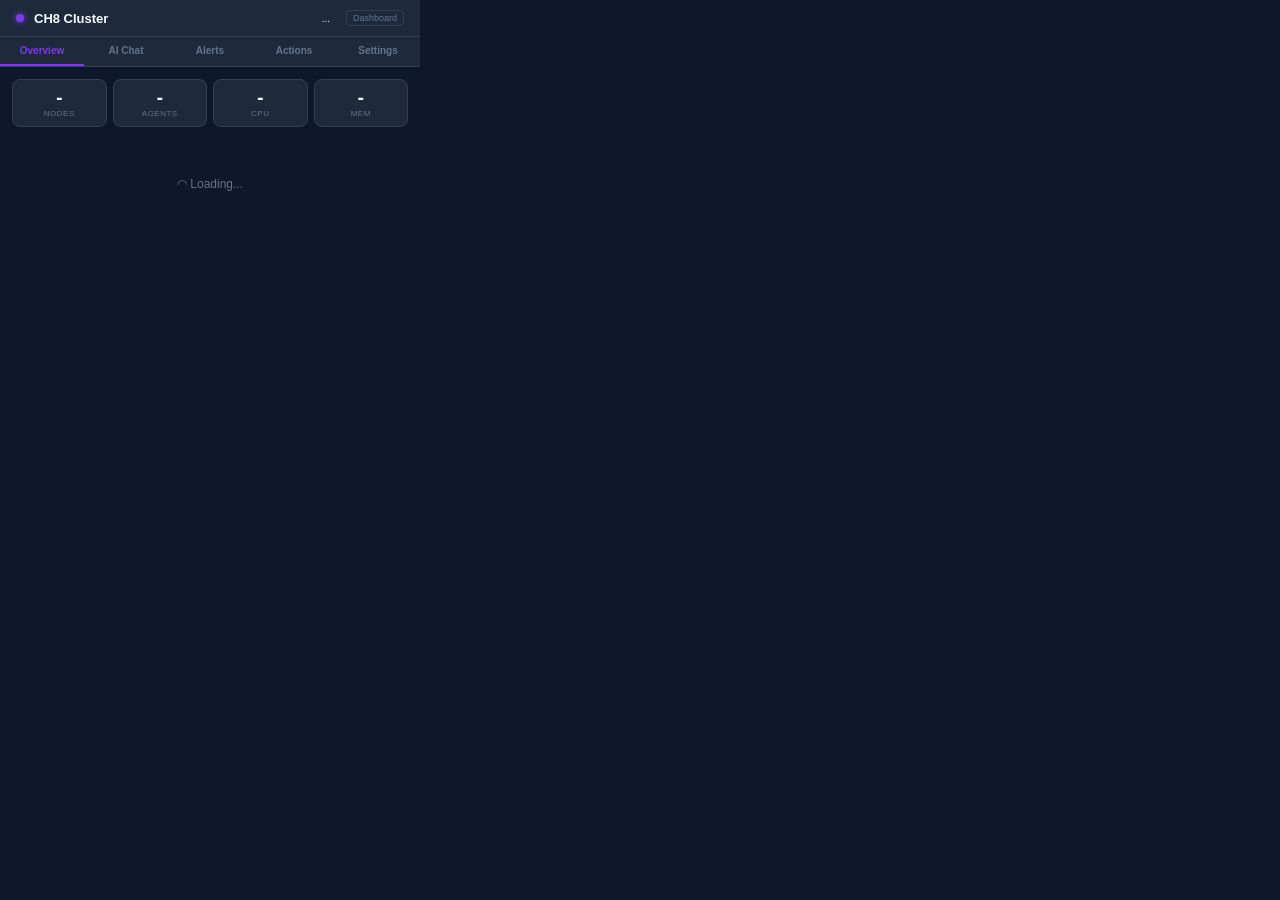
<file: chrome-extension/popup.html>
<!DOCTYPE html>
<html>
<head>
  <meta charset="utf-8">
  <style>
    * { margin: 0; padding: 0; box-sizing: border-box; }
    body { width: 420px; height: 560px; font-family: -apple-system, BlinkMacSystemFont, 'Segoe UI', sans-serif; background: #0f172a; color: #f1f5f9; font-size: 12px; display: flex; flex-direction: column; overflow: hidden; }

    /* Header */
    .header { padding: 10px 16px; background: #1e293b; border-bottom: 1px solid #334155; display: flex; align-items: center; gap: 10px; flex-shrink: 0; }
    .header-logo { width: 8px; height: 8px; border-radius: 50%; background: #7c3aed; box-shadow: 0 0 6px #7c3aed; }
    .header-title { font-size: 13px; font-weight: 700; color: #f8fafc; }
    .header-right { margin-left: auto; display: flex; align-items: center; gap: 8px; }
    .header-status { font-size: 10px; padding: 2px 8px; border-radius: 10px; }
    .status-ok { background: #064e3b; color: #34d399; }
    .status-err { background: #450a0a; color: #f87171; }
    .header-link { font-size: 9px; color: #64748b; text-decoration: none; padding: 2px 6px; border-radius: 4px; border: 1px solid #334155; }
    .header-link:hover { color: #f8fafc; border-color: #7c3aed; }

    /* Tabs */
    .tabs { display: flex; background: #1e293b; border-bottom: 1px solid #334155; flex-shrink: 0; }
    .tab { flex: 1; text-align: center; padding: 8px; font-size: 10px; font-weight: 600; color: #64748b; cursor: pointer; border-bottom: 2px solid transparent; transition: all 0.2s; }
    .tab:hover { color: #94a3b8; }
    .tab.active { color: #7c3aed; border-bottom-color: #7c3aed; }

    /* Tab content */
    .tab-content { flex: 1; overflow-y: auto; }
    .tab-panel { display: none; padding: 12px; height: 100%; }
    .tab-panel.active { display: flex; flex-direction: column; }

    /* Summary cards */
    .summary { display: grid; grid-template-columns: repeat(4, 1fr); gap: 6px; margin-bottom: 10px; flex-shrink: 0; }
    .stat { background: #1e293b; border: 1px solid #334155; border-radius: 8px; padding: 8px; text-align: center; }
    .stat-value { font-size: 16px; font-weight: 700; color: #f8fafc; font-family: 'JetBrains Mono', monospace; }
    .stat-label { font-size: 8px; color: #64748b; text-transform: uppercase; letter-spacing: 0.5px; margin-top: 2px; }
    .stat-value.green { color: #34d399; }
    .stat-value.yellow { color: #fbbf24; }
    .stat-value.red { color: #f87171; }

    /* Nodes list */
    .nodes { flex: 1; overflow-y: auto; }
    .node { background: #1e293b; border: 1px solid #334155; border-radius: 8px; padding: 10px 12px; margin-bottom: 6px; cursor: pointer; transition: border-color 0.2s; }
    .node:hover { border-color: #7c3aed; }
    .node-header { display: flex; align-items: center; gap: 8px; margin-bottom: 6px; }
    .node-dot { width: 7px; height: 7px; border-radius: 50%; flex-shrink: 0; }
    .dot-online { background: #10b981; box-shadow: 0 0 4px #10b981; }
    .dot-offline { background: #ef4444; }
    .node-name { font-size: 12px; font-weight: 600; color: #e2e8f0; flex: 1; }
    .node-meta { font-size: 9px; color: #64748b; }
    .node-bars { display: flex; gap: 8px; }
    .bar-group { flex: 1; }
    .bar-label { display: flex; justify-content: space-between; font-size: 9px; color: #94a3b8; margin-bottom: 2px; }
    .bar-track { height: 5px; background: #0f172a; border-radius: 3px; overflow: hidden; }
    .bar-fill { height: 100%; border-radius: 3px; transition: width 0.3s; }
    .bar-cpu { background: linear-gradient(90deg, #3b82f6, #60a5fa); }
    .bar-mem { background: linear-gradient(90deg, #8b5cf6, #a78bfa); }
    .bar-disk { background: linear-gradient(90deg, #0891b2, #22d3ee); }
    .bar-high { background: linear-gradient(90deg, #ef4444, #f87171) !important; }
    .node-agents { margin-top: 6px; display: flex; flex-wrap: wrap; gap: 4px; }
    .agent-badge { font-size: 9px; padding: 1px 6px; border-radius: 4px; background: #312e81; color: #a5b4fc; }
    .node-model { margin-top: 4px; font-size: 9px; color: #60a5fa; }

    /* AI Chat tab */
    .chat-messages { flex: 1; overflow-y: auto; padding: 4px 0; display: flex; flex-direction: column; gap: 8px; }
    .chat-msg { padding: 8px 10px; border-radius: 8px; font-size: 11px; line-height: 1.5; max-width: 90%; white-space: pre-wrap; word-break: break-word; }
    .chat-user { background: #312e81; color: #c4b5fd; align-self: flex-end; border-bottom-right-radius: 2px; }
    .chat-ai { background: #1e293b; color: #cbd5e1; border: 1px solid #334155; align-self: flex-start; border-bottom-left-radius: 2px; }
    .chat-system { background: #0f172a; color: #64748b; font-size: 10px; align-self: center; border: 1px solid #1e293b; }
    .chat-input-area { display: flex; gap: 6px; padding-top: 8px; border-top: 1px solid #334155; margin-top: 8px; flex-shrink: 0; }
    .chat-input { flex: 1; background: #1e293b; border: 1px solid #334155; border-radius: 6px; padding: 8px 10px; color: #f8fafc; font-size: 11px; outline: none; resize: none; font-family: inherit; }
    .chat-input:focus { border-color: #7c3aed; }
    .chat-input::placeholder { color: #475569; }
    .send-btn { background: #7c3aed; border: none; border-radius: 6px; padding: 8px 14px; color: white; font-size: 11px; font-weight: 600; cursor: pointer; align-self: flex-end; }
    .send-btn:hover { background: #6d28d9; }
    .send-btn:disabled { background: #374151; color: #6b7280; cursor: not-allowed; }

    /* Alerts tab */
    .alert-item { background: #1e293b; border: 1px solid #334155; border-radius: 8px; padding: 10px 12px; margin-bottom: 6px; }
    .alert-item.high { border-left: 3px solid #ef4444; }
    .alert-item.medium { border-left: 3px solid #f59e0b; }
    .alert-item.low { border-left: 3px solid #3b82f6; }
    .alert-header { display: flex; align-items: center; gap: 6px; margin-bottom: 4px; }
    .alert-severity { font-size: 9px; padding: 1px 6px; border-radius: 3px; font-weight: 600; text-transform: uppercase; }
    .sev-high { background: #450a0a; color: #f87171; }
    .sev-medium { background: #451a03; color: #fbbf24; }
    .sev-low { background: #0c4a6e; color: #38bdf8; }
    .alert-text { font-size: 11px; color: #94a3b8; line-height: 1.4; }
    .alert-action { margin-top: 6px; }
    .alert-action button { font-size: 9px; padding: 3px 8px; background: #7c3aed; border: none; border-radius: 4px; color: white; cursor: pointer; }
    .alert-action button:hover { background: #6d28d9; }
    .alert-empty { text-align: center; padding: 30px; color: #64748b; font-size: 11px; }

    /* Quick Actions tab */
    .actions-grid { display: grid; grid-template-columns: repeat(2, 1fr); gap: 8px; }
    .action-card { background: #1e293b; border: 1px solid #334155; border-radius: 8px; padding: 14px; cursor: pointer; transition: all 0.2s; text-align: center; }
    .action-card:hover { border-color: #7c3aed; transform: translateY(-1px); }
    .action-icon { font-size: 22px; margin-bottom: 6px; }
    .action-title { font-size: 11px; font-weight: 600; color: #e2e8f0; margin-bottom: 2px; }
    .action-desc { font-size: 9px; color: #64748b; }
    .action-result { margin-top: 10px; padding: 10px; background: #0f172a; border: 1px solid #1e293b; border-radius: 6px; font-size: 10px; color: #94a3b8; font-family: 'JetBrains Mono', monospace; white-space: pre-wrap; max-height: 150px; overflow-y: auto; display: none; }

    /* Settings */
    .settings-section { margin-bottom: 12px; }
    .settings-title { font-size: 10px; color: #64748b; text-transform: uppercase; letter-spacing: 0.5px; margin-bottom: 8px; font-weight: 600; }
    .settings-row { display: flex; align-items: center; gap: 8px; margin-bottom: 8px; }
    .settings-row label { font-size: 10px; color: #94a3b8; width: 70px; flex-shrink: 0; }
    .settings-row input { flex: 1; background: #1e293b; border: 1px solid #334155; border-radius: 4px; padding: 6px 8px; color: #f8fafc; font-size: 10px; outline: none; }
    .settings-row input:focus { border-color: #7c3aed; }
    .btn-primary { font-size: 10px; padding: 6px 14px; background: #7c3aed; border: none; border-radius: 4px; color: white; cursor: pointer; font-weight: 600; }
    .btn-primary:hover { background: #6d28d9; }
    .btn-secondary { font-size: 10px; padding: 6px 14px; background: #334155; border: none; border-radius: 4px; color: #94a3b8; cursor: pointer; }
    .btn-secondary:hover { background: #475569; color: #f8fafc; }

    .loading { text-align: center; padding: 40px; color: #64748b; }
    .spin { display: inline-block; animation: spin 1s linear infinite; }
    @keyframes spin { to { transform: rotate(360deg); } }
  </style>
</head>
<body>
  <!-- Header -->
  <div class="header">
    <div class="header-logo"></div>
    <span class="header-title">CH8 Cluster</span>
    <div class="header-right">
      <span class="header-status" id="status">...</span>
      <a class="header-link" id="dashLink" href="#" target="_blank">Dashboard</a>
    </div>
  </div>

  <!-- Tabs -->
  <div class="tabs">
    <div class="tab active" data-tab="overview">Overview</div>
    <div class="tab" data-tab="chat">AI Chat</div>
    <div class="tab" data-tab="alerts">Alerts</div>
    <div class="tab" data-tab="actions">Actions</div>
    <div class="tab" data-tab="settings">Settings</div>
  </div>

  <!-- Tab panels -->
  <div class="tab-content">

    <!-- Overview -->
    <div class="tab-panel active" id="panel-overview">
      <div class="summary">
        <div class="stat"><div class="stat-value" id="nodesOnline">-</div><div class="stat-label">Nodes</div></div>
        <div class="stat"><div class="stat-value" id="agentsCount">-</div><div class="stat-label">Agents</div></div>
        <div class="stat"><div class="stat-value" id="avgCpu">-</div><div class="stat-label">CPU</div></div>
        <div class="stat"><div class="stat-value" id="avgMem">-</div><div class="stat-label">MEM</div></div>
      </div>
      <div class="nodes" id="nodes">
        <div class="loading"><span class="spin">&#9696;</span> Loading...</div>
      </div>
    </div>

    <!-- AI Chat -->
    <div class="tab-panel" id="panel-chat">
      <div class="chat-messages" id="chatMessages">
        <div class="chat-system">Send commands or ask questions to your cluster AI.</div>
      </div>
      <div class="chat-input-area">
        <input class="chat-input" id="chatInput" placeholder="e.g. restart nginx, check disk, summarize alerts..." />
        <button class="send-btn" id="chatSend">Send</button>
      </div>
    </div>

    <!-- Alerts -->
    <div class="tab-panel" id="panel-alerts">
      <div id="alertsList">
        <div class="loading"><span class="spin">&#9696;</span> Loading alerts...</div>
      </div>
    </div>

    <!-- Quick Actions -->
    <div class="tab-panel" id="panel-actions">
      <div class="actions-grid" id="actionsGrid">
        <div class="action-card" onclick="runAction('health')">
          <div class="action-icon">🏥</div>
          <div class="action-title">Health Check</div>
          <div class="action-desc">Full cluster diagnostics</div>
        </div>
        <div class="action-card" onclick="runAction('deploy')">
          <div class="action-icon">🚀</div>
          <div class="action-title">Deploy Status</div>
          <div class="action-desc">Docker containers state</div>
        </div>
        <div class="action-card" onclick="runAction('security')">
          <div class="action-icon">🛡️</div>
          <div class="action-title">Security Scan</div>
          <div class="action-desc">Exposed ports & vulns</div>
        </div>
        <div class="action-card" onclick="runAction('costs')">
          <div class="action-icon">💰</div>
          <div class="action-title">FinOps</div>
          <div class="action-desc">Token costs & burn rate</div>
        </div>
        <div class="action-card" onclick="runAction('logs')">
          <div class="action-icon">📋</div>
          <div class="action-title">Recent Logs</div>
          <div class="action-desc">Error logs across nodes</div>
        </div>
        <div class="action-card" onclick="runAction('network')">
          <div class="action-icon">🌐</div>
          <div class="action-title">Network</div>
          <div class="action-desc">Connectivity & latency</div>
        </div>
        <div class="action-card" onclick="runAction('backup')">
          <div class="action-icon">💾</div>
          <div class="action-title">Backup Status</div>
          <div class="action-desc">Last backup & disk space</div>
        </div>
        <div class="action-card" onclick="runAction('restart')">
          <div class="action-icon">🔄</div>
          <div class="action-title">Restart Agent</div>
          <div class="action-desc">Restart orchestrator</div>
        </div>
      </div>
      <div class="action-result" id="actionResult"></div>
    </div>

    <!-- Settings -->
    <div class="tab-panel" id="panel-settings">
      <div class="settings-section">
        <div class="settings-title">Connection</div>
        <div class="settings-row">
          <label>Server URL</label>
          <input id="serverUrl" placeholder="https://control.ch8ai.com.br" />
        </div>
        <div class="settings-row">
          <label>Bearer Token / Session</label>
          <input id="sessionKey" placeholder="tk_... or session token" type="password" />
          <div style="font-size:9px;color:#64748b;margin-top:4px">Pegue em: control.ch8ai.com.br → DevTools → Network → Authorization header</div>
        </div>
      </div>
      <div class="settings-section">
        <div class="settings-title">Notifications</div>
        <div class="settings-row">
          <label>Alert level</label>
          <input id="alertLevel" placeholder="high (high, medium, all)" />
        </div>
      </div>
      <div class="settings-section" style="display:flex;gap:8px">
        <button class="btn-primary" onclick="saveSettings()">Save Settings</button>
        <button id="testConnBtn" onclick="testConnection()" style="background:#1e293b;border:1px solid #334155;color:#94a3b8;padding:8px 14px;border-radius:8px;font-size:12px;cursor:pointer;margin-left:6px">Test</button>
        <button class="btn-secondary" onclick="refresh()">Test Connection</button>
      </div>
    </div>
  </div>

  <script src="popup.js"></script>
</body>
</html>
</file>
<file: website/styles.css>
/* ── Reset & Base ─────────────────────────────────────────── */
*,*::before,*::after{box-sizing:border-box;margin:0;padding:0}
:root{
  --bg:#060810;--s1:#0d1117;--s2:#161b22;--s3:#21262d;
  --border:#21262d;--border2:#30363d;
  --text:#e6edf3;--text2:#8b949e;--text3:#484f58;
  --blue:#0070f3;--purple:#7928ca;--teal:#0db2b2;
  --green:#00d4aa;--red:#ff4757;--yellow:#ffd32a;
  --grad:linear-gradient(135deg,#7928ca,#0070f3);
  --grad2:linear-gradient(135deg,#0070f3,#00d4aa);
}
html{scroll-behavior:smooth}
body{background:var(--bg);color:var(--text);font-family:'Inter',sans-serif;font-size:15px;line-height:1.6;overflow-x:hidden}
a{color:inherit;text-decoration:none}
.container{max-width:1200px;margin:0 auto;padding:0 24px}

/* ── Typography ──────────────────────────────────────────── */
.gradient-text{background:var(--grad);-webkit-background-clip:text;-webkit-text-fill-color:transparent;background-clip:text}
.section-label{font-size:11px;font-weight:700;text-transform:uppercase;letter-spacing:.12em;color:var(--blue);margin-bottom:16px}
.section-title{font-size:clamp(28px,4vw,48px);font-weight:800;line-height:1.15;margin-bottom:20px}
.section-sub{font-size:17px;color:var(--text2);line-height:1.7;max-width:640px;margin-bottom:48px}
.tag{display:inline-block;background:rgba(0,112,243,.12);border:1px solid rgba(0,112,243,.3);color:#60a5fa;padding:4px 12px;border-radius:20px;font-size:11px;font-weight:700;letter-spacing:.08em;text-transform:uppercase;margin-bottom:20px}

/* ── Buttons ─────────────────────────────────────────────── */
.btn-primary{display:inline-flex;align-items:center;gap:8px;background:var(--grad);color:#fff;padding:12px 28px;border-radius:10px;font-weight:700;font-size:14px;transition:opacity .2s,transform .2s;border:none;cursor:pointer}
.btn-primary:hover{opacity:.88;transform:translateY(-1px)}
.btn-primary.btn-large{padding:16px 36px;font-size:16px;border-radius:12px}
.btn-ghost{display:inline-flex;align-items:center;gap:8px;background:transparent;border:1px solid var(--border2);color:var(--text2);padding:12px 24px;border-radius:10px;font-weight:600;font-size:14px;transition:all .2s}
.btn-ghost:hover{border-color:var(--blue);color:var(--text)}
.btn-nav{background:rgba(0,112,243,.15);border:1px solid rgba(0,112,243,.35);color:#60a5fa;padding:8px 20px;border-radius:8px;font-weight:600;font-size:13px;transition:all .2s}
.btn-nav:hover{background:rgba(0,112,243,.25);color:#fff}

/* ── Navbar ─────────────────────────────────────────────── */
.navbar{position:fixed;top:0;left:0;right:0;z-index:100;background:rgba(6,8,16,.85);backdrop-filter:blur(20px);border-bottom:1px solid rgba(255,255,255,.05);padding:16px 0}
.navbar .container{display:flex;align-items:center;gap:32px}
.nav-brand{display:flex;align-items:baseline;gap:4px;margin-right:auto}
.logo-text{font-family:'JetBrains Mono',monospace;font-size:20px;font-weight:700;color:#fff}
.logo-accent{color:var(--blue)}
.logo-sub{font-size:11px;font-weight:600;color:var(--text3);letter-spacing:.1em}
.nav-links{display:flex;gap:28px}
.nav-links a{font-size:13px;color:var(--text2);font-weight:500;transition:color .2s}
.nav-links a:hover{color:var(--text)}

/* ── Hero ────────────────────────────────────────────────── */
.hero{position:relative;padding:160px 0 100px;overflow:hidden;min-height:100vh;display:flex;align-items:center}
.hero-bg{position:absolute;inset:0;pointer-events:none}
.grid-overlay{position:absolute;inset:0;background-image:linear-gradient(rgba(255,255,255,.03) 1px,transparent 1px),linear-gradient(90deg,rgba(255,255,255,.03) 1px,transparent 1px);background-size:60px 60px}
.glow{position:absolute;border-radius:50%;filter:blur(80px);opacity:.25}
.glow-1{width:600px;height:600px;background:radial-gradient(circle,#7928ca,transparent);top:-200px;right:-100px}
.glow-2{width:400px;height:400px;background:radial-gradient(circle,#0070f3,transparent);bottom:0;left:-100px}
.glow-3{width:300px;height:300px;background:radial-gradient(circle,#00d4aa,transparent);top:30%;left:50%}
.hero-content{position:relative;z-index:2}
.hero-badge{display:inline-flex;align-items:center;gap:8px;background:rgba(0,212,170,.08);border:1px solid rgba(0,212,170,.2);color:#00d4aa;padding:6px 16px;border-radius:20px;font-size:12px;font-weight:600;margin-bottom:32px}
.badge-dot{width:6px;height:6px;border-radius:50%;background:#00d4aa;animation:pulse-dot 2s infinite}
@keyframes pulse-dot{0%,100%{opacity:1}50%{opacity:.4}}
.hero-title{font-size:clamp(40px,6vw,80px);font-weight:900;line-height:1.08;margin-bottom:24px;letter-spacing:-.02em}
.hero-sub{font-size:18px;color:var(--text2);line-height:1.7;max-width:600px;margin-bottom:40px}
.hero-actions{display:flex;gap:16px;flex-wrap:wrap;margin-bottom:72px}
.hero-stats{display:flex;align-items:center;gap:32px;flex-wrap:wrap}
.stat{text-align:center}
.stat-num{font-size:32px;font-weight:800;color:#fff;line-height:1}
.stat-num span{font-size:20px;color:var(--blue)}
.stat-label{font-size:11px;color:var(--text3);margin-top:4px;text-transform:uppercase;letter-spacing:.08em}
.stat-div{width:1px;height:40px;background:var(--border)}

/* ── Sections ────────────────────────────────────────────── */
.feature-section{padding:100px 0}
.dark-section{background:var(--s1)}

/* ── Concept ─────────────────────────────────────────────── */
.concept{padding:100px 0;background:linear-gradient(180deg,var(--bg),var(--s1))}
.concept-grid{display:grid;grid-template-columns:1fr 1fr;gap:80px;align-items:center}
.concept-text p{color:var(--text2);font-size:16px;line-height:1.75;margin-bottom:16px}
.concept-pills{display:flex;flex-wrap:wrap;gap:8px;margin-top:24px}
.pill{background:var(--s2);border:1px solid var(--border2);color:var(--text2);padding:5px 14px;border-radius:20px;font-size:12px;font-weight:500}

/* ── Concept Diagram ─────────────────────────────────────── */
.concept-diagram{position:relative;display:flex;align-items:center;justify-content:center;height:380px}
.diag-center{position:absolute;z-index:2;text-align:center}
.diag-icon{width:80px;height:80px;background:linear-gradient(135deg,rgba(121,40,202,.3),rgba(0,112,243,.3));border:2px solid rgba(121,40,202,.5);border-radius:50%;display:flex;align-items:center;justify-content:center;font-size:32px;margin:0 auto 8px}
.diag-label{font-size:11px;font-weight:700;color:var(--text);line-height:1.3}
.diag-label span{color:var(--text3);font-weight:400}
.diag-ring{position:absolute;inset:0;animation:spin 30s linear infinite}
@keyframes spin{to{transform:rotate(360deg)}}
.diag-spec{position:absolute;display:flex;flex-direction:column;align-items:center;gap:4px;font-size:10px;font-weight:600;color:var(--text2);animation:spin-reverse 30s linear infinite}
@keyframes spin-reverse{to{transform:rotate(-360deg)}}
.spec-1{top:0;left:50%;transform:translateX(-50%)}
.spec-2{top:25%;right:0}
.spec-3{bottom:25%;right:0}
.spec-4{bottom:0;left:50%;transform:translateX(-50%)}
.spec-5{bottom:25%;left:0}
.spec-6{top:25%;left:0}
.spec-dot{width:8px;height:8px;border-radius:50%;margin-bottom:2px}

/* ── Turing ──────────────────────────────────────────────── */
.turing-demo{display:grid;grid-template-columns:1fr 1fr;gap:48px;align-items:start}
.demo-chat{background:var(--s2);border:1px solid var(--border2);border-radius:16px;overflow:hidden}
.demo-header{padding:12px 16px;background:var(--s3);border-bottom:1px solid var(--border);display:flex;align-items:center;gap:6px}
.demo-dot{width:10px;height:10px;border-radius:50%}
.demo-dot.red{background:#ff5f57}
.demo-dot.yellow{background:#febc2e}
.demo-dot.green{background:#28c840}
.demo-messages{padding:20px;display:flex;flex-direction:column;gap:16px}
.demo-msg{display:flex;gap:10px;align-items:flex-start}
.demo-msg.user{flex-direction:row-reverse}
.demo-msg.user span{background:rgba(0,112,243,.2);border:1px solid rgba(0,112,243,.3);padding:10px 14px;border-radius:12px 12px 2px 12px;font-size:13px;color:var(--text);max-width:85%;display:block}
.demo-msg.turing{flex-direction:row}
.turing-avatar{width:32px;height:32px;background:linear-gradient(135deg,#7928ca,#0070f3);border-radius:50%;display:flex;align-items:center;justify-content:center;font-size:14px;flex-shrink:0}
.demo-response{font-size:12px;color:var(--text2);line-height:1.7;background:var(--s3);border:1px solid var(--border);padding:12px 14px;border-radius:12px 12px 12px 2px;max-width:90%}
.demo-response strong{color:var(--text)}
.demo-action{display:inline-block;margin-top:8px;background:rgba(0,212,170,.1);border:1px solid rgba(0,212,170,.25);color:#00d4aa;padding:4px 10px;border-radius:6px;font-size:11px;font-weight:600}
.turing-powers{display:flex;flex-direction:column;gap:20px}
.power-item{display:flex;gap:16px;align-items:flex-start}
.power-icon{width:40px;height:40px;background:var(--s2);border:1px solid var(--border);border-radius:10px;display:flex;align-items:center;justify-content:center;font-size:18px;flex-shrink:0}
.power-item strong{display:block;font-size:14px;margin-bottom:4px}
.power-item p{font-size:13px;color:var(--text2);margin:0}

/* ── Specialists ─────────────────────────────────────────── */
.specialists-grid{display:grid;grid-template-columns:repeat(auto-fill,minmax(280px,1fr));gap:16px;margin-bottom:48px}
.spec-card{background:var(--s1);border:1px solid var(--border);border-radius:16px;padding:24px;transition:border-color .2s,transform .2s}
.spec-card:hover{border-color:var(--border2);transform:translateY(-2px)}
.spec-card-new{border-style:dashed;background:transparent;display:flex;flex-direction:column;align-items:center;text-align:center;justify-content:center}
.spec-card-icon{width:48px;height:48px;border-radius:12px;display:flex;align-items:center;justify-content:center;font-size:24px;margin-bottom:12px}
.spec-card h3{font-size:16px;font-weight:700;margin-bottom:4px}
.spec-domain{font-size:11px;color:var(--text3);text-transform:uppercase;letter-spacing:.08em;margin-bottom:10px}
.spec-card p{font-size:13px;color:var(--text2);line-height:1.6;margin-bottom:12px}
.spec-tools{display:flex;flex-wrap:wrap;gap:4px}
.spec-tools span{background:var(--s3);border:1px solid var(--border);color:var(--text3);padding:2px 8px;border-radius:4px;font-size:10px;font-family:'JetBrains Mono',monospace}
.collab-box{background:var(--s1);border:1px solid var(--border);border-radius:16px;padding:40px}
.collab-box h3{font-size:20px;font-weight:700;margin-bottom:32px}
.collab-flow{display:grid;grid-template-columns:1fr auto 1fr auto 1fr auto 1fr;gap:16px;align-items:start}
.flow-step{background:var(--s2);border:1px solid var(--border);border-radius:12px;padding:16px}
.flow-num{width:28px;height:28px;background:var(--grad);border-radius:50%;display:flex;align-items:center;justify-content:center;font-size:13px;font-weight:700;color:#fff;margin-bottom:10px}
.flow-step p{font-size:12px;color:var(--text2);line-height:1.5;margin:0}
.flow-step code{background:var(--s3);padding:1px 5px;border-radius:3px;font-family:'JetBrains Mono',monospace;font-size:11px;color:#c9d1d9}
.flow-arrow{font-size:20px;color:var(--border2);padding-top:24px}

/* ── MCP ─────────────────────────────────────────────────── */
.mcp-layout{display:grid;grid-template-columns:1fr 1fr;gap:48px;align-items:start}
.code-block{background:#010409;border:1px solid var(--border2);border-radius:12px;overflow:hidden}
.code-header{padding:10px 16px;background:var(--s2);border-bottom:1px solid var(--border);display:flex;align-items:center;gap:12px}
.code-lang{font-size:10px;font-weight:700;background:rgba(0,112,243,.15);color:#60a5fa;padding:2px 8px;border-radius:4px;font-family:'JetBrains Mono',monospace}
.code-title{font-size:11px;color:var(--text3)}
pre{padding:20px;overflow-x:auto}
code{font-family:'JetBrains Mono',monospace;font-size:13px;color:#c9d1d9;line-height:1.7}
.code-comment{color:#6e7681}
.code-green{color:#3fb950}
.mcp-tools h3{font-size:14px;font-weight:700;margin-bottom:20px}
.tools-grid{display:flex;flex-direction:column;gap:12px}
.tool-group{display:flex;flex-wrap:wrap;gap:6px;align-items:center}
.tool-group-label{font-size:10px;font-weight:700;color:var(--text3);text-transform:uppercase;letter-spacing:.08em;width:80px;flex-shrink:0}
.tool-tag{background:rgba(0,112,243,.1);border:1px solid rgba(0,112,243,.2);color:#60a5fa;padding:3px 10px;border-radius:6px;font-size:11px;font-family:'JetBrains Mono',monospace}

/* ── Ops Flow ────────────────────────────────────────────── */
.ops-flow{display:flex;align-items:flex-start;margin-bottom:60px}
.ops-step{flex:1;text-align:center;padding:24px 16px}
.ops-icon{width:60px;height:60px;border-radius:50%;display:flex;align-items:center;justify-content:center;font-size:24px;margin:0 auto 16px;border:2px solid transparent}
.ops-detect{background:rgba(0,112,243,.15);border-color:rgba(0,112,243,.3)}
.ops-ticket{background:rgba(121,40,202,.15);border-color:rgba(121,40,202,.3)}
.ops-assign{background:rgba(0,212,170,.15);border-color:rgba(0,212,170,.3)}
.ops-fix{background:rgba(255,215,42,.15);border-color:rgba(255,215,42,.3)}
.ops-learn{background:rgba(239,68,68,.15);border-color:rgba(239,68,68,.3)}
.ops-step h3{font-size:14px;font-weight:700;margin-bottom:8px}
.ops-step p{font-size:12px;color:var(--text2);line-height:1.6}
.ops-conn{display:flex;align-items:center;padding-top:44px;flex-shrink:0}
.ops-line{width:32px;height:1px;background:linear-gradient(90deg,transparent,var(--border2),transparent)}
.ops-stats{display:grid;grid-template-columns:repeat(4,1fr);gap:24px}
.ops-stat{text-align:center;background:var(--s1);border:1px solid var(--border);border-radius:16px;padding:28px 20px}
.ops-stat-num{font-size:40px;font-weight:900;color:#fff}
.ops-stat-num span{font-size:24px;color:var(--blue)}
.ops-stat-label{font-size:11px;color:var(--text3);text-transform:uppercase;letter-spacing:.08em;margin-top:6px}

/* ── Architecture ────────────────────────────────────────── */
.arch-grid{display:grid;grid-template-columns:repeat(3,1fr);gap:20px}
.arch-item{background:var(--s2);border:1px solid var(--border);border-radius:14px;padding:24px;transition:border-color .2s}
.arch-item:hover{border-color:var(--border2)}
.arch-icon{font-size:28px;margin-bottom:12px}
.arch-item h3{font-size:15px;font-weight:700;margin-bottom:8px}
.arch-item p{font-size:13px;color:var(--text2);line-height:1.6}

/* ── Security ────────────────────────────────────────────── */
.security-layers{display:flex;flex-direction:column;gap:12px;margin-bottom:32px}
.sec-layer{display:flex;align-items:center;gap:20px;background:var(--s1);border:1px solid var(--border);border-radius:12px;padding:20px 24px;transition:border-color .2s}
.sec-layer:hover{border-color:var(--border2)}
.sec-num{font-family:'JetBrains Mono',monospace;font-size:13px;font-weight:700;color:var(--text3);width:28px;flex-shrink:0}
.sec-content{flex:1}
.sec-content h3{font-size:14px;font-weight:700;margin-bottom:4px}
.sec-content p{font-size:13px;color:var(--text2);margin:0}
.sec-content code{background:var(--s3);padding:1px 5px;border-radius:3px;font-family:'JetBrains Mono',monospace;font-size:12px}
.sec-badge{padding:4px 12px;border-radius:6px;font-size:10px;font-weight:800;letter-spacing:.08em;flex-shrink:0}
.sec-badge.pass{background:rgba(0,212,170,.12);border:1px solid rgba(0,212,170,.3);color:#00d4aa}
.pentest-badge{display:flex;align-items:center;gap:16px;background:rgba(0,212,170,.06);border:1px solid rgba(0,212,170,.2);border-radius:12px;padding:20px 24px}
.pentest-icon{font-size:28px;flex-shrink:0}
.pentest-badge strong{display:block;font-size:15px;color:#00d4aa;margin-bottom:4px}
.pentest-badge span{font-size:12px;color:var(--text3)}

/* ── Cost ────────────────────────────────────────────────── */
.cost-compare{display:grid;grid-template-columns:1fr 1fr;gap:80px;align-items:start}
.cost-breakdown{display:flex;flex-direction:column;gap:2px}
.cost-item{display:flex;justify-content:space-between;padding:12px 0;border-bottom:1px solid var(--border)}
.cost-item:last-child{border:none}
.cost-item span:first-child{font-size:14px;color:var(--text2)}
.cost-val{font-size:14px;font-weight:700}
.cost-total .cost-val{font-size:18px}
.cost-saving{background:rgba(0,212,170,.05);border-radius:8px;padding:12px 16px !important;border:none !important}
.node-list{display:flex;flex-direction:column;gap:8px}
.node-item{display:flex;align-items:center;gap:10px;font-size:13px;color:var(--text2)}
.node-dot{width:6px;height:6px;border-radius:50%;flex-shrink:0}
.node-dot.green{background:#00d4aa}

/* ── Install ─────────────────────────────────────────────── */
.install-steps{display:flex;flex-direction:column;gap:32px;margin-bottom:32px}
.install-step{display:flex;gap:32px;align-items:flex-start}
.install-num{width:40px;height:40px;background:var(--grad);border-radius:50%;display:flex;align-items:center;justify-content:center;font-size:16px;font-weight:800;color:#fff;flex-shrink:0;margin-top:4px}
.install-content h3{font-size:16px;font-weight:700;margin-bottom:12px}
.install-note{background:var(--s1);border:1px solid var(--border);border-radius:10px;padding:16px 20px;font-size:13px;color:var(--text2)}

/* ── CTA ─────────────────────────────────────────────────── */
.cta-section{position:relative;padding:120px 0;text-align:center;overflow:hidden}
.cta-glow{position:absolute;top:50%;left:50%;transform:translate(-50%,-50%);width:600px;height:300px;background:radial-gradient(ellipse,rgba(121,40,202,.2),transparent);pointer-events:none}
.cta-section h2{font-size:clamp(32px,5vw,56px);font-weight:900;line-height:1.15;margin-bottom:16px}
.cta-section p{font-size:18px;color:var(--text2);margin-bottom:40px}
.cta-actions{display:flex;gap:16px;justify-content:center;flex-wrap:wrap}

/* ── Footer ─────────────────────────────────────────────── */
.footer{background:var(--s1);border-top:1px solid var(--border);padding:60px 0 32px}
.footer-top{display:grid;grid-template-columns:280px 1fr;gap:80px;margin-bottom:48px}
.footer-brand .logo-text{font-family:'JetBrains Mono',monospace;font-size:22px;font-weight:700}
.footer-brand p{font-size:13px;color:var(--text3);margin-top:12px;max-width:220px;line-height:1.6}
.footer-links{display:grid;grid-template-columns:repeat(3,1fr);gap:40px}
.footer-links h4{font-size:12px;font-weight:700;color:var(--text3);text-transform:uppercase;letter-spacing:.1em;margin-bottom:16px}
.footer-links a{display:block;font-size:13px;color:var(--text2);padding:4px 0;transition:color .15s}
.footer-links a:hover{color:var(--text)}
.footer-bottom{border-top:1px solid var(--border);padding-top:24px;display:flex;justify-content:space-between;font-size:12px;color:var(--text3)}

/* ── Responsive ──────────────────────────────────────────── */
@media(max-width:1024px){
  .concept-grid,.turing-demo,.mcp-layout,.cost-compare{grid-template-columns:1fr;gap:48px}
  .concept-diagram{height:300px;margin-top:40px}
  .arch-grid{grid-template-columns:repeat(2,1fr)}
  .collab-flow{grid-template-columns:1fr;gap:12px}
  .flow-arrow{display:none}
  .ops-flow{flex-direction:column;align-items:stretch}
  .ops-conn{display:none}
  .ops-stats{grid-template-columns:repeat(2,1fr)}
  .footer-top{grid-template-columns:1fr}
  .footer-links{grid-template-columns:repeat(2,1fr)}
}
@media(max-width:768px){
  .nav-links{display:none}
  .hero{padding:120px 0 80px}
  .hero-stats{gap:20px}
  .stat-div{display:none}
  .specialists-grid{grid-template-columns:1fr}
  .arch-grid{grid-template-columns:1fr}
  .ops-stats{grid-template-columns:repeat(2,1fr)}
  .sec-num{display:none}
  .cost-compare{gap:40px}
}

/* ── New additions v2026 ─────────────────────────────────────────────────── */
.code-block{background:#0d1117;border:1px solid #21262d;border-radius:10px;padding:16px 20px;margin:16px 0;overflow-x:auto}
.code-block pre{margin:0}
.code-block code{font-family:'JetBrains Mono',monospace;font-size:12px;color:#e6edf3;line-height:1.7}
.install-steps{display:flex;flex-direction:column;gap:24px;margin-top:32px}
.install-step{display:flex;gap:24px;align-items:flex-start}
.step-num{font-size:48px;font-weight:900;color:#21262d;font-family:'JetBrains Mono',monospace;min-width:60px;line-height:1}
.step-content h3{font-size:18px;font-weight:700;color:#e6edf3;margin-bottom:12px}
@media(max-width:600px){.install-step{flex-direction:column}.step-num{font-size:32px}}
</file>
